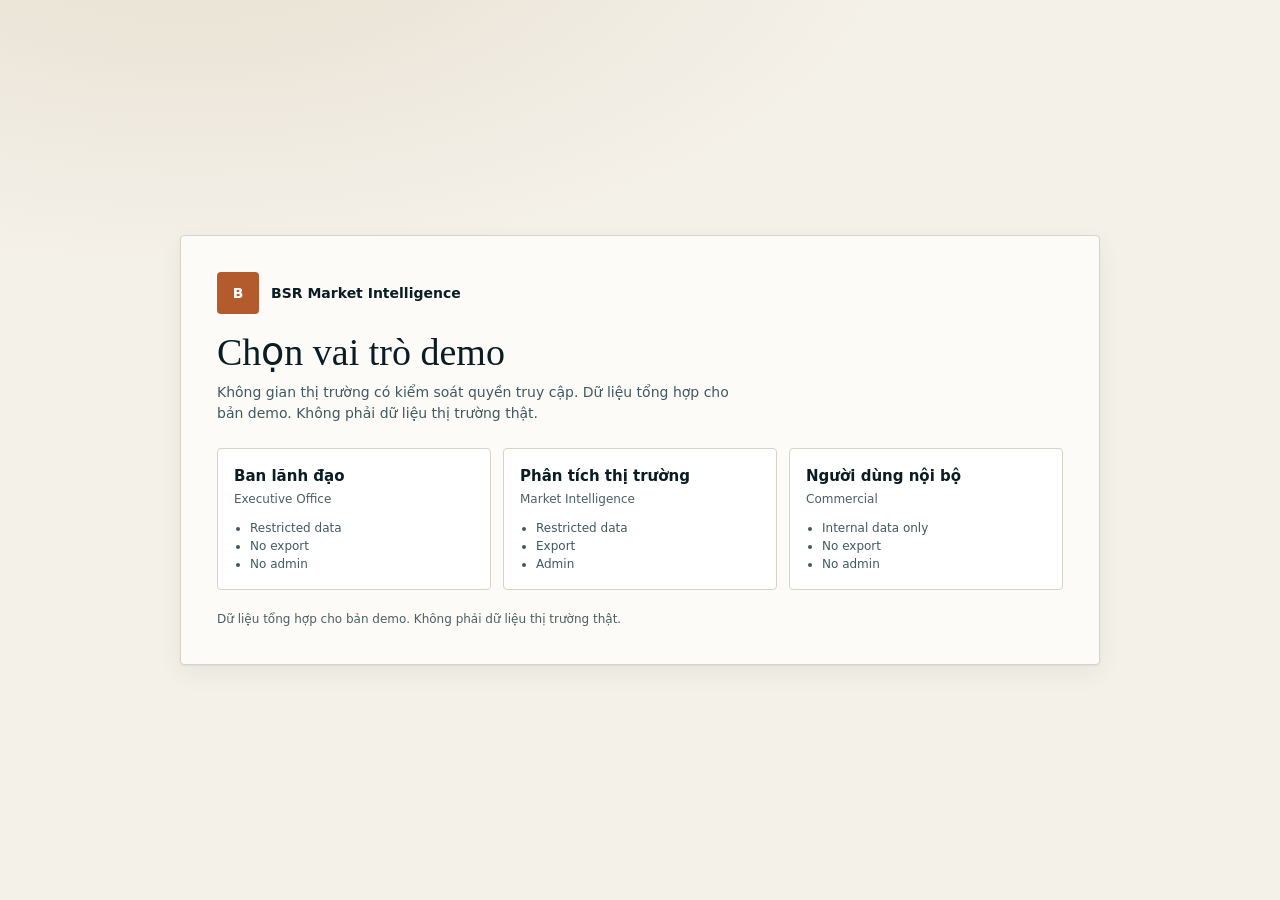
<file: app/static/index.html>
<!doctype html>
<html lang="vi">
<head>
  <meta charset="utf-8">
  <meta name="viewport" content="width=device-width, initial-scale=1">
  <meta name="color-scheme" content="light">
  <meta name="description" content="BSR Market Intelligence — permission-aware market workspace with synthetic demo data">
  <title>BSR Market Intelligence</title>
  <link rel="stylesheet" href="assets/styles.css">
</head>
<body>
  <a class="skip-link" href="#main-content">Bỏ qua điều hướng / Skip to content</a>
  <div id="app"></div>
  <div id="toast-stack" class="toast-stack" aria-live="polite" aria-atomic="false"></div>
  <div id="drawer" class="drawer" role="dialog" aria-modal="true" aria-labelledby="drawer-title" hidden></div>
  <div id="modal" class="modal" role="dialog" aria-modal="true" aria-labelledby="modal-title" hidden></div>
  <script type="module" src="assets/app.js"></script>
</body>
</html>
</file>
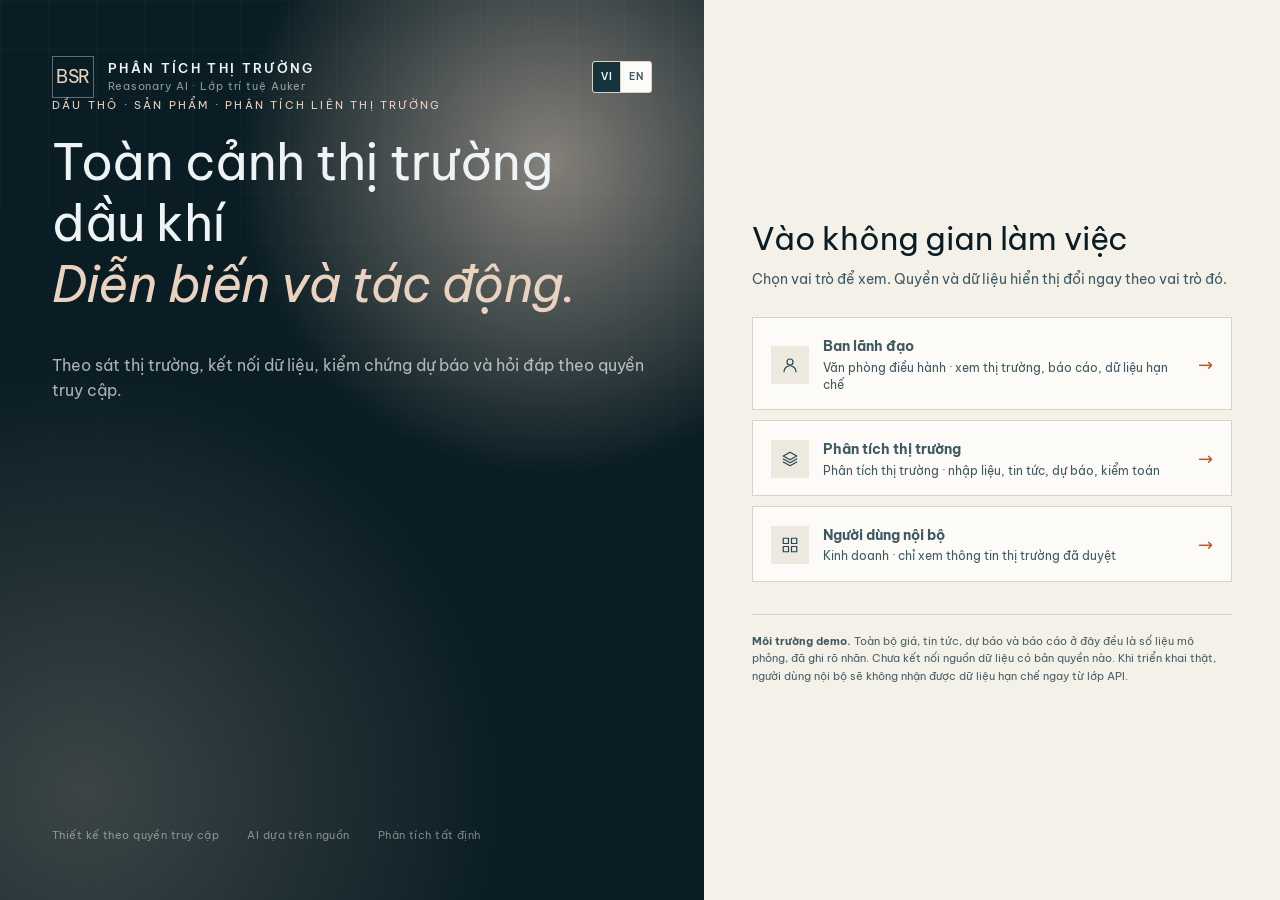
<file: docs/design/prototype/index.html>
<!doctype html>
<html lang="vi">
<head>
  <meta charset="utf-8">
  <meta name="viewport" content="width=device-width, initial-scale=1">
  <meta name="color-scheme" content="light dark">
  <meta name="description" content="BSR Market Intelligence design prototype — synthetic demo data">
  <title>BSR Market Intelligence</title>
  <link rel="preconnect" href="https://fonts.googleapis.com">
  <link rel="preconnect" href="https://fonts.gstatic.com" crossorigin>
  <link rel="stylesheet" href="https://fonts.googleapis.com/css2?family=Be+Vietnam+Pro:ital,wght@0,400;0,500;0,600;0,700;0,800;1,400&display=swap">
  <script>(function(){try{var t=localStorage.getItem('bsr-theme');if(!t){t=window.matchMedia('(prefers-color-scheme: dark)').matches?'dark':'light';}document.documentElement.setAttribute('data-theme',t);}catch(e){}})();</script>
  <link rel="stylesheet" href="assets/styles.css?v=26">
</head>
<body>
  <div id="app"></div>
  <script src="assets/data.js?v=3"></script>
  <script src="assets/i18n.js?v=6"></script>
  <script src="assets/app.js?v=11"></script>
</body>
</html>
</file>
<file: app/static/assets/styles.css>
/* BSR Market Intelligence — design system (tokens from docs/design/specs/design-tokens.md). */

:root {
  --ink-950: #0a1d24;
  --ink-800: #16343d;
  --ink-600: #3f5960;
  --ink-400: #4b5f65;
  --paper: #f4f1e9;
  --surface: #fcfbf7;
  --surface-2: #ede9df;
  --line: #d9d3c6;
  --line-strong: #beb5a4;
  --copper: #b45b2d;
  --copper-soft: #ead2c1;
  --teal: #1d6a63;
  --positive: #2c7656;
  --negative: #ac423c;
  --warning: #9a6a18;
  --restricted: #75405f;
  --focus: #2c6e9c;
  --white: #ffffff;

  --font-display: "Be Vietnam Pro", "Noto Serif", Georgia, "Times New Roman", serif;
  --font-body: "Be Vietnam Pro", "Segoe UI", Aptos, system-ui, -apple-system, sans-serif;
  --font-mono: "Cascadia Mono", "SFMono-Regular", Consolas, monospace;

  --radius-sm: 2px;
  --radius: 4px;
  --radius-pill: 999px;
  --shadow: 0 1px 2px rgba(10, 29, 36, 0.05), 0 8px 24px rgba(10, 29, 36, 0.06);
}

* { box-sizing: border-box; }

html, body { margin: 0; padding: 0; }

body {
  background: var(--paper);
  color: var(--ink-950);
  font-family: var(--font-body);
  font-size: 14px;
  line-height: 1.5;
  -webkit-font-smoothing: antialiased;
}

h1, h2, h3, h4, p, ol, ul { margin: 0; }

button, input, select, textarea { font: inherit; color: inherit; }

a { color: var(--copper); text-decoration: none; }
a:hover { text-decoration: underline; }

:focus-visible {
  outline: 2px solid var(--focus);
  outline-offset: 2px;
}

.skip-link {
  position: absolute;
  left: -9999px;
  top: 8px;
  background: var(--ink-950);
  color: var(--white);
  padding: 8px 12px;
  z-index: 100;
}
.skip-link:focus { left: 8px; }

.mono { font-family: var(--font-mono); font-variant-numeric: tabular-nums; }

/* ---------- App shell ---------- */

.shell {
  display: grid;
  grid-template-columns: 264px minmax(0, 1fr);
  min-height: 100vh;
}

.shell.collapsed { grid-template-columns: 72px minmax(0, 1fr); }

.sidebar {
  background: var(--ink-950);
  color: #e8eef0;
  display: flex;
  flex-direction: column;
  gap: 8px;
  padding: 20px 14px 16px;
  position: sticky;
  top: 0;
  height: 100vh;
  overflow-y: auto;
}

.wordmark {
  display: flex;
  align-items: center;
  gap: 10px;
  padding: 4px 8px 16px;
  color: var(--white);
}

.wordmark .mark {
  width: 32px;
  height: 32px;
  border-radius: var(--radius);
  background: var(--copper);
  color: var(--white);
  display: grid;
  place-items: center;
  font-weight: 800;
  letter-spacing: 0.02em;
}

.wordmark strong { display: block; font-size: 14px; letter-spacing: 0.01em; }
.wordmark span { display: block; font-size: 11px; color: #9fb3b8; }

.nav-group { margin-top: 8px; }
.nav-group > .nav-label {
  padding: 0 10px 6px;
  font-size: 11px;
  letter-spacing: 0.08em;
  text-transform: uppercase;
  color: #8fa5aa;
}

.nav-item {
  display: flex;
  align-items: center;
  gap: 10px;
  min-height: 44px;
  padding: 8px 10px;
  border-radius: var(--radius);
  color: #dbe5e7;
  border-left: 2px solid transparent;
}
.nav-item:hover { background: var(--ink-800); text-decoration: none; }
.nav-item.active {
  background: var(--ink-800);
  border-left-color: var(--copper);
  color: var(--white);
}
.nav-item svg { flex: 0 0 18px; }

.sidebar-footer {
  margin-top: auto;
  border-top: 1px solid #22424c;
  padding: 12px 10px 0;
  font-size: 12px;
  color: #9fb3b8;
}
.sidebar-footer .user { color: var(--white); font-weight: 600; }
.sidebar.collapsed .wordmark span,
.sidebar.collapsed .nav-label,
.sidebar.collapsed .nav-item span,
.sidebar.collapsed .sidebar-footer p { display: none; }

.shell.collapsed .sidebar { padding-inline: 10px; }
.shell.collapsed .nav-item { justify-content: center; }

/* ---------- Main / topbar ---------- */

.main { min-width: 0; display: flex; flex-direction: column; }

.topbar {
  position: sticky;
  top: 0;
  z-index: 20;
  display: flex;
  align-items: center;
  gap: 16px;
  min-height: 64px;
  padding: 10px 24px;
  background: rgba(252, 251, 247, 0.94);
  border-bottom: 1px solid var(--line);
  backdrop-filter: blur(6px);
}

.breadcrumb { font-size: 12px; color: var(--ink-400); min-width: 0; }
.breadcrumb strong { color: var(--ink-950); font-weight: 600; }

.asof {
  display: flex;
  align-items: center;
  gap: 8px;
  font-family: var(--font-mono);
  font-size: 11px;
  color: var(--ink-600);
  min-width: 0;
  overflow: hidden;
  white-space: nowrap;
  text-overflow: ellipsis;
}

.freshness-dot {
  width: 8px;
  height: 8px;
  border-radius: 50%;
  background: var(--teal);
  flex: 0 0 auto;
}

.topbar-actions { margin-left: auto; display: flex; align-items: center; gap: 6px; }

.icon-btn {
  display: inline-grid;
  place-items: center;
  width: 36px;
  height: 36px;
  border: 1px solid transparent;
  border-radius: var(--radius);
  background: transparent;
  color: var(--ink-600);
  cursor: pointer;
}
.icon-btn:hover { background: var(--surface-2); color: var(--ink-950); }
.icon-btn[aria-expanded="true"] { background: var(--surface-2); }

.role-select {
  max-width: 170px;
  border: 1px solid var(--line);
  border-radius: var(--radius-sm);
  background: var(--surface);
  padding: 6px 8px;
  font-size: 12px;
}

/* ---------- Market tape ---------- */

.tape {
  display: flex;
  gap: 18px;
  align-items: center;
  overflow-x: auto;
  padding: 10px 24px;
  background: var(--ink-950);
  color: #e8eef0;
  min-height: 48px;
}
.tape-item { display: flex; align-items: baseline; gap: 8px; white-space: nowrap; font-size: 12px; }
.tape-item .name { color: #9fb3b8; }
.tape-item .value { font-family: var(--font-mono); font-weight: 700; }
.tape-item .unit { color: #8fa5aa; font-size: 11px; }
.tape-item .pos { color: #7fc9a6; }
.tape-item .neg { color: #f0a09a; }

/* ---------- Page scaffolding ---------- */

.page { padding: 24px; max-width: 1440px; width: 100%; margin: 0 auto; }
.page-head { display: flex; align-items: flex-end; gap: 16px; flex-wrap: wrap; margin-bottom: 20px; }
.page-head h1 {
  font-family: var(--font-display);
  font-weight: 500;
  font-size: 38px;
  line-height: 1.1;
  letter-spacing: -0.01em;
}
.page-head p { color: var(--ink-600); max-width: 62ch; }
.page-head .head-actions { margin-left: auto; display: flex; gap: 8px; flex-wrap: wrap; }

.section { margin-bottom: 24px; }
.section-head { display: flex; align-items: baseline; gap: 12px; margin-bottom: 10px; }
.section-head h2 {
  font-family: var(--font-display);
  font-weight: 500;
  font-size: 20px;
}
.section-head .hint { color: var(--ink-400); font-size: 12px; }

.grid { display: grid; gap: 16px; }
.grid.cols-2 { grid-template-columns: repeat(2, minmax(0, 1fr)); }
.grid.cols-3 { grid-template-columns: repeat(3, minmax(0, 1fr)); }
.grid.cols-4 { grid-template-columns: repeat(4, minmax(0, 1fr)); }
.grid.main-rail { grid-template-columns: minmax(0, 2fr) minmax(280px, 1fr); }

.card {
  background: var(--surface);
  border: 1px solid var(--line);
  border-radius: var(--radius);
  padding: 16px;
}
.card h3 { font-size: 13px; font-weight: 600; color: var(--ink-600); margin-bottom: 8px; }

.metric-card { text-align: left; width: 100%; cursor: pointer; border: 1px solid var(--line); }
.metric-card:hover { border-color: var(--line-strong); }
.metric-card .label { display: flex; align-items: center; gap: 8px; font-size: 12px; color: var(--ink-600); }
.metric-value { font-family: var(--font-mono); font-size: 28px; font-weight: 700; margin: 6px 0 2px; }
.metric-value .unit { font-size: 12px; color: var(--ink-400); font-weight: 400; }
.delta { font-family: var(--font-mono); font-size: 12px; }
.delta.pos { color: var(--positive); }
.delta.neg { color: var(--negative); }
.delta.muted { color: var(--ink-400); }

.meta { font-size: 11px; color: var(--ink-400); }
.meta .mono { color: var(--ink-600); }

.chip {
  display: inline-flex;
  align-items: center;
  gap: 6px;
  padding: 2px 8px;
  border-radius: var(--radius-pill);
  border: 1px solid var(--line);
  background: var(--surface-2);
  font-size: 11px;
  color: var(--ink-600);
  white-space: nowrap;
}
.chip .dot { width: 7px; height: 7px; border-radius: 50%; background: var(--teal); }
.chip.warn .dot { background: var(--warning); }
.chip.manual .dot { background: var(--ink-400); }
.chip.lock { color: var(--restricted); border-color: var(--restricted); }

.cls { font-size: 10px; letter-spacing: 0.06em; text-transform: uppercase; color: var(--ink-400); }
.cls.restricted { color: var(--restricted); }

.badge {
  display: inline-block;
  padding: 1px 7px;
  border-radius: var(--radius-pill);
  font-size: 10px;
  letter-spacing: 0.04em;
  text-transform: uppercase;
  background: var(--surface-2);
  color: var(--ink-600);
}
.badge.ok { background: #dcefe4; color: var(--positive); }
.badge.warn { background: #f4e6c8; color: #6f4a10; }
.badge.bad { background: #f4dcd9; color: var(--negative); }
.badge.ai { background: var(--copper-soft); color: #7a3a17; }

/* ---------- Buttons and forms ---------- */

.btn {
  display: inline-flex;
  align-items: center;
  gap: 8px;
  min-height: 36px;
  padding: 6px 14px;
  border-radius: var(--radius-sm);
  border: 1px solid var(--line-strong);
  background: var(--surface);
  color: var(--ink-950);
  cursor: pointer;
  font-size: 13px;
}
.btn:hover { background: var(--surface-2); }
.btn.primary { background: var(--copper); border-color: var(--copper); color: var(--white); }
.btn.primary:hover { background: #9d4d24; }
.btn.ghost { border-color: transparent; background: transparent; }
.btn:disabled { cursor: not-allowed; opacity: 0.55; }

.field { display: flex; flex-direction: column; gap: 4px; margin-bottom: 12px; }
.field label { font-size: 12px; font-weight: 600; color: var(--ink-600); }
.field input, .field select, .field textarea {
  width: 100%;
  min-height: 36px;
  padding: 6px 10px;
  border: 1px solid var(--line-strong);
  border-radius: var(--radius-sm);
  background: var(--white);
}
.field textarea { min-height: 96px; resize: vertical; }
.field .error-text { color: var(--negative); font-size: 12px; }
.form-row { display: grid; grid-template-columns: repeat(2, minmax(0, 1fr)); gap: 12px; }

/* ---------- Tables ---------- */

.table-wrap { overflow-x: auto; border: 1px solid var(--line); border-radius: var(--radius); background: var(--surface); }
table { width: 100%; border-collapse: collapse; font-size: 13px; }
th, td { padding: 9px 12px; text-align: left; border-bottom: 1px solid var(--line); vertical-align: top; }
th {
  position: sticky;
  top: 0;
  background: var(--surface-2);
  font-size: 11px;
  letter-spacing: 0.04em;
  text-transform: uppercase;
  color: var(--ink-600);
  z-index: 1;
}
td.num, th.num { text-align: right; font-family: var(--font-mono); font-variant-numeric: tabular-nums; }
tbody tr:hover { background: #f7f4ec; }
tbody tr:last-child td { border-bottom: none; }

/* ---------- Charts ---------- */

.chart { width: 100%; height: auto; display: block; overflow: visible; }
.chart .grid-line { stroke: #e2ddd1; stroke-width: 1; }
.chart .axis-text { fill: var(--ink-400); font-size: 10px; font-family: var(--font-mono); }
.chart .series { fill: none; stroke-width: 2; }
.chart .series.primary { stroke: var(--copper); }
.chart .series.secondary { stroke: var(--teal); }
.chart .event-marker { fill: var(--copper); stroke: var(--ink-950); stroke-width: 1.2; cursor: pointer; }
.chart .event-marker:focus { outline: 2px solid var(--focus); }
.chart .area { fill: var(--copper-soft); opacity: 0.35; stroke: none; }
.chart-empty { color: var(--ink-400); font-size: 12px; padding: 24px; text-align: center; }

details.table-toggle summary {
  cursor: pointer;
  font-size: 12px;
  color: var(--copper);
  margin-top: 8px;
}

/* ---------- AI surfaces ---------- */

.ai-block {
  border-left: 3px solid var(--copper);
  padding: 10px 14px;
  background: #fbf4ee;
  border-radius: 0 var(--radius) var(--radius) 0;
}
.ai-block .ai-label { font-size: 11px; letter-spacing: 0.06em; text-transform: uppercase; color: #8f441f; font-weight: 700; }

.citation-list { display: flex; flex-wrap: wrap; gap: 6px; list-style: none; padding: 0; margin: 8px 0 0; }
.citation-list li {
  font-size: 11px;
  border: 1px solid var(--copper-soft);
  border-radius: var(--radius-pill);
  padding: 2px 8px;
  background: var(--white);
  color: #7a3a17;
}

.chat { display: flex; flex-direction: column; gap: 12px; }
.bubble { max-width: 80%; padding: 10px 14px; border-radius: var(--radius); font-size: 13px; }
.bubble.user { align-self: flex-end; background: var(--ink-950); color: var(--white); }
.bubble.assistant { align-self: flex-start; background: var(--surface); border: 1px solid var(--line); }
.bubble.assistant.ai { border-left: 3px solid var(--copper); }
.bubble .meta { margin-top: 6px; }
.composer { display: flex; gap: 8px; margin-top: 12px; }
.composer textarea { flex: 1; min-height: 44px; }

/* ---------- Drawer and modal ---------- */

.drawer, .modal {
  position: fixed;
  z-index: 60;
  background: var(--surface);
  box-shadow: var(--shadow);
}
.drawer[hidden], .modal[hidden] { display: none; }

.drawer {
  top: 0;
  right: 0;
  bottom: 0;
  width: min(560px, 100vw);
  border-left: 1px solid var(--line);
  display: flex;
  flex-direction: column;
  animation: slide-in 160ms ease-out;
}
.drawer .drawer-head {
  display: flex;
  align-items: center;
  gap: 12px;
  padding: 16px;
  border-bottom: 1px solid var(--line);
}
.drawer .drawer-head h2 { font-family: var(--font-display); font-weight: 500; font-size: 20px; }
.drawer .drawer-body { padding: 16px; overflow-y: auto; flex: 1; }
.drawer .drawer-foot { padding: 12px 16px; border-top: 1px solid var(--line); display: flex; gap: 8px; }

.modal {
  top: 50%;
  left: 50%;
  transform: translate(-50%, -50%);
  width: min(640px, calc(100vw - 32px));
  max-height: calc(100vh - 48px);
  border: 1px solid var(--line);
  border-radius: var(--radius);
  display: flex;
  flex-direction: column;
  animation: fade-in 140ms ease-out;
}
.modal .modal-head, .modal .modal-foot {
  display: flex;
  align-items: center;
  gap: 12px;
  padding: 14px 18px;
}
.modal .modal-head { border-bottom: 1px solid var(--line); }
.modal .modal-body { padding: 18px; overflow-y: auto; }
.modal .modal-foot { border-top: 1px solid var(--line); justify-content: flex-end; }
.modal .modal-head h2 { font-family: var(--font-display); font-weight: 500; font-size: 20px; }

.backdrop {
  position: fixed;
  inset: 0;
  background: rgba(10, 29, 36, 0.42);
  z-index: 50;
}

@keyframes slide-in { from { transform: translateX(24px); opacity: 0; } to { transform: none; opacity: 1; } }
@keyframes fade-in { from { opacity: 0; } to { opacity: 1; } }

/* ---------- Toasts ---------- */

.toast-stack {
  position: fixed;
  right: 20px;
  bottom: 20px;
  z-index: 80;
  display: flex;
  flex-direction: column;
  gap: 8px;
  max-width: min(360px, calc(100vw - 40px));
}
.toast {
  background: var(--ink-950);
  color: var(--white);
  padding: 10px 12px;
  border-radius: var(--radius);
  box-shadow: var(--shadow);
  font-size: 13px;
  display: flex;
  gap: 10px;
  align-items: flex-start;
}
.toast.error { background: #6f2723; }
.toast button { background: none; border: 0; color: #cfe0e3; cursor: pointer; margin-left: auto; }

/* ---------- States ---------- */

.empty, .state-note {
  border: 1px dashed var(--line-strong);
  border-radius: var(--radius);
  padding: 24px;
  text-align: center;
  color: var(--ink-600);
  background: var(--surface);
}
.error-box {
  border: 1px solid #e3b8b4;
  background: #f9e8e6;
  color: #6f2723;
  border-radius: var(--radius);
  padding: 12px 14px;
  margin-bottom: 12px;
}
.notice {
  border: 1px solid var(--copper-soft);
  background: #fbf4ee;
  color: #7a3a17;
  border-radius: var(--radius);
  padding: 10px 14px;
  font-size: 13px;
}

/* ---------- Login ---------- */

.login-wrap {
  min-height: 100vh;
  display: grid;
  place-items: center;
  padding: 32px 20px;
  background:
    radial-gradient(1200px 600px at 15% -10%, #e7dfd0 0%, transparent 60%),
    var(--paper);
}
.login-card {
  width: min(920px, 100%);
  background: var(--surface);
  border: 1px solid var(--line);
  border-radius: var(--radius);
  box-shadow: var(--shadow);
  padding: 36px;
}
.login-card .brand { display: flex; align-items: center; gap: 12px; margin-bottom: 18px; }
.login-card .brand .mark {
  width: 42px; height: 42px; border-radius: var(--radius);
  background: var(--copper); color: var(--white);
  display: grid; place-items: center; font-weight: 800;
}
.login-card h1 { font-family: var(--font-display); font-weight: 500; font-size: 38px; line-height: 1.1; }
.login-card .lede { color: var(--ink-600); margin: 8px 0 24px; max-width: 60ch; }
.role-grid { display: grid; grid-template-columns: repeat(3, minmax(0, 1fr)); gap: 12px; }
.role-card {
  text-align: left;
  padding: 16px;
  border: 1px solid var(--line);
  border-radius: var(--radius);
  background: var(--white);
  cursor: pointer;
  min-height: 132px;
}
.role-card:hover { border-color: var(--copper); }
.role-card strong { display: block; font-size: 15px; }
.role-card .dept { color: var(--ink-400); font-size: 12px; }
.role-card ul { margin: 10px 0 0; padding-left: 16px; color: var(--ink-600); font-size: 12px; }
.login-foot { margin-top: 20px; font-size: 12px; color: var(--ink-400); }

/* ---------- Domain blocks ---------- */

.instrument-rail { display: flex; flex-direction: column; gap: 4px; max-height: 520px; overflow-y: auto; }
.instrument-btn {
  text-align: left;
  padding: 8px 10px;
  border: 1px solid transparent;
  border-radius: var(--radius-sm);
  background: transparent;
  cursor: pointer;
  display: flex;
  justify-content: space-between;
  gap: 8px;
  align-items: baseline;
}
.instrument-btn:hover { background: var(--surface-2); }
.instrument-btn.active { border-left: 2px solid var(--copper); background: var(--surface-2); }
.instrument-btn .val { font-family: var(--font-mono); font-size: 12px; }

.range-tabs { display: inline-flex; border: 1px solid var(--line); border-radius: var(--radius-sm); overflow: hidden; }
.range-tabs button { border: 0; background: var(--surface); padding: 6px 12px; cursor: pointer; font-size: 12px; }
.range-tabs button[aria-pressed="true"] { background: var(--ink-950); color: var(--white); }

.news-item { border-bottom: 1px solid var(--line); padding: 12px 0; }
.news-item:last-child { border-bottom: 0; }
.news-item h3 { font-size: 15px; font-weight: 600; margin-bottom: 4px; }
.news-item .row { display: flex; gap: 8px; flex-wrap: wrap; align-items: center; }

.driver { display: flex; gap: 10px; align-items: flex-start; padding: 8px 0; border-bottom: 1px dashed var(--line); }
.driver:last-child { border-bottom: 0; }
.driver .strength { font-family: var(--font-mono); font-size: 12px; color: var(--copper); min-width: 28px; }

.evidence { list-style: none; margin: 0; padding: 0; }
.evidence li { padding: 8px 0; border-bottom: 1px dashed var(--line); font-size: 13px; }
.evidence li:last-child { border-bottom: 0; }
.evidence .kind { font-size: 10px; text-transform: uppercase; letter-spacing: 0.06em; color: var(--ink-400); margin-right: 8px; }

.kv { display: grid; grid-template-columns: 140px minmax(0, 1fr); gap: 8px 12px; font-size: 13px; }
.kv dt { color: var(--ink-400); }
.kv dd { margin: 0; }

.tabs { display: flex; gap: 4px; border-bottom: 1px solid var(--line); margin-bottom: 12px; }
.tabs button { border: 0; background: none; padding: 8px 12px; cursor: pointer; border-bottom: 2px solid transparent; }
.tabs button[aria-selected="true"] { border-bottom-color: var(--copper); font-weight: 600; }

/* ---------- Responsive ---------- */

@media (max-width: 1199px) {
  .shell { grid-template-columns: 72px minmax(0, 1fr); }
  .sidebar .wordmark span, .sidebar .nav-label, .sidebar .nav-item span, .sidebar .sidebar-footer p { display: none; }
  .nav-item { justify-content: center; }
  .grid.cols-4 { grid-template-columns: repeat(2, minmax(0, 1fr)); }
  .grid.main-rail { grid-template-columns: minmax(0, 1fr); }
}

@media (min-width: 768px) {
  .topbar button[data-action="toggle-mobile-nav"] { display: none; }
}

@media (max-width: 767px) {
  .topbar button[data-action="toggle-sidebar"] { display: none; }
  .shell { grid-template-columns: minmax(0, 1fr); }
  .sidebar {
    position: fixed;
    inset: 0 30% 0 0;
    z-index: 70;
    transform: translateX(-100%);
    transition: transform 160ms ease-out;
  }
  .sidebar.open { transform: none; }
  .sidebar .wordmark span, .sidebar .nav-label, .sidebar .nav-item span, .sidebar .sidebar-footer p { display: block; }
  .nav-item { justify-content: flex-start; }
  .topbar { padding: 8px 14px; }
  .page { padding: 16px 14px 40px; }
  .page-head h1 { font-size: 30px; }
  .grid.cols-2, .grid.cols-3, .grid.cols-4 { grid-template-columns: minmax(0, 1fr); }
  .role-grid { grid-template-columns: minmax(0, 1fr); }
  .login-card { padding: 22px; }
  .drawer { width: 100vw; }
  .form-row { grid-template-columns: minmax(0, 1fr); }
  .kv { grid-template-columns: minmax(0, 1fr); }
  .tape { padding-inline: 14px; }
}

@media (prefers-reduced-motion: reduce) {
  *, *::before, *::after { animation-duration: 0.001ms !important; transition-duration: 0.001ms !important; }
}
</file>
<file: docs/design/prototype/assets/styles.css>
:root {
  color-scheme: light;
  --ink-950: #0a1d24;
  --ink-900: #102b34;
  --ink-800: #16343d;
  --ink-700: #234750;
  --ink-600: #3f5960;
  --ink-400: #4b5f65;
  --paper: #f4f1e9;
  --surface: #fcfbf7;
  --surface-2: #ede9df;
  --line: #d9d3c6;
  --line-strong: #beb5a4;
  /* Dark surfaces that must stay dark in BOTH themes (sidebar, dark cards,
     tooltips, toasts, login brand panel). Declared again in the dark block so
     they do not follow the inverted ink scale. */
  --sidebar-bg: #0a1d24;
  --panel-dark-bg: #0a1d24;
  --copper: #b45b2d;
  --copper-dark: #8f4521;
  --copper-soft: #ead2c1;
  --teal: #1d6a63;
  --positive: #2c7656;
  --negative: #ac423c;
  --warning: #9a6a18;
  --restricted: #75405f;
  --focus: #2c6e9c;
  --white: #fff;
  /* Display face must carry Vietnamese stacked diacritics (ấ ầ ể ữ ộ), so the
     serif is a Vietnamese-complete family loaded from Google Fonts. Georgia is
     kept last for offline English fallback only; it cannot render VI glyphs. */
  --display: "Be Vietnam Pro", "Noto Serif", Georgia, "Times New Roman", serif;
  --sans: "Be Vietnam Pro", "Segoe UI", Aptos, system-ui, -apple-system, sans-serif;
  --mono: "Cascadia Mono", "SFMono-Regular", Consolas, monospace;
  --shadow: 0 1px 2px rgba(10, 29, 36, .05), 0 8px 24px rgba(10, 29, 36, .06);
  --sidebar: 264px;
  --sidebar-collapsed: 76px;
  --topbar: 64px;
  --topbar-bg: #f4f1e9;
  --grid-line: #e2ddd1;
  --fresh-dot-halo: rgba(154,106,24,.12);
  --backdrop: rgba(10,29,36,.42);
  --shadow-sm: 0 1px 2px rgba(10,29,36,.08);
  --hover-wash: rgba(237,233,223,.45);
  --overlay-strong: rgba(255,255,255,.78);
  --overlay-line: rgba(255,255,255,.08);
  --overlay-label: rgba(255,255,255,.58);
  --overlay-item: rgba(255,255,255,.66);
  --overlay-hover: rgba(255,255,255,.055);
  --overlay-muted: rgba(255,255,255,.62);
  --overlay-user-border: rgba(255,255,255,.1);
  --overlay-user-bg: rgba(255,255,255,.03);
  --overlay-border: rgba(255,255,255,.35);
  --overlay-grid: rgba(255,255,255,.035);
  --overlay-mask: rgba(0,0,0,.7);
  --overlay-text: rgba(255,255,255,.55);
  --overlay-foot: rgba(255,255,255,.45);
  --overlay-copy: rgba(255,255,255,.66);
  --overlay-soft: rgba(255,255,255,.16);
  --overlay-soft-muted: rgba(255,255,255,.06);
  --overlay-placeholder: rgba(255,255,255,.35);
  --overlay-hover-strong: rgba(255,255,255,.14);
  --overlay-divider: rgba(255,255,255,.22);
  --overlay-lang: rgba(255,255,255,.82);
  --sidebar-active-wash: #8f4521;
  /* The sidebar keeps a dark petrol surface in BOTH themes, so the active nav
     label and the policy note need their own light-on-dark tokens instead of
     borrowing the inverted ink scale (--white/--ink-600 flip in the dark theme). */
  --sidebar-active-text: #eef4f5;
  --sidebar-muted: #b8c9ce;
  --chip-copper-bg: #ead2c1;
  --chip-copper-border: #d9b49c;
  --chip-copper-text: #8f4521;
  --chip-teal-bg: #c7e2db;
  --chip-teal-border: #8dbfb4;
  --chip-teal-text: #0d443d;
  --chip-warn-bg: #f2e7cf;
  --chip-warn-border: #dfc99b;
  --chip-warn-text: #7a5312;
  --chip-restricted-bg: #eadde5;
  --chip-restricted-border: #d3b9c8;
  --chip-restricted-text: #75405f;
  --chip-delayed-bg: #e3e8e9;
  --chip-delayed-border: #c3ced0;
  --chip-delayed-text: #4b5f65;
  --chip-positive-bg: #dcebe2;
  --chip-positive-border: #b9d6c5;
  --chip-positive-text: #1f5c42;
  --chip-negative-bg: #f1dedc;
  --chip-negative-border: #ddb9b5;
  --chip-negative-text: #8a332e;
  --correlation-high: #e4d3c6;
  --correlation-mid: #efe6da;
  /* Login hero glow: the radial highlight painted over the dark brand panel.
     Kept as its own token pair so the hero never borrows the inverted ink
     scale (which turns light in the dark theme). */
  --hero-glow: rgba(234,210,193,.55);
  --hero-glow-strong: rgba(234,210,193,.22);
  /* Edge affordance for horizontally scrollable strips (market tape, tables).
     Fades the strip into its own surface colour instead of cutting it. */
  --scroll-fade: var(--surface);
  --scroll-fade-strong: rgba(252,251,247,.96);
  /* Login surfaces: the panel and its role cards follow the theme through these
     tokens so the right-hand column never stays light in the dark theme. */
  --login-panel-bg: var(--paper);
  --login-card-bg: var(--surface);
}

[data-theme="dark"] {
  color-scheme: dark;
  --paper: #0b1a20;
  --surface: #12242b;
  /* Raised/secondary surfaces must read as a distinct plane above the page,
     otherwise cards dissolve into the background in the dark theme. */
  --surface-2: #16303a;
  --line: #33474f;
  --line-strong: #4a6069;
  --ink-950: #e8eef0;
  --ink-900: #cfdbe0;
  --sidebar-bg: #0a1d24;
  --panel-dark-bg: #0a1d24;
  --ink-800: #b8c8ce;
  --ink-700: #a3b7bd;
  --ink-600: #8fa5ab;
  --ink-400: #9fb3b8;
  --copper: #d67a45;
  --copper-dark: #e08a55;
  --copper-soft: #3f2617;
  --teal: #5cb3a6;
  --positive: #6dc594;
  --negative: #e07f77;
  --warning: #d9a94e;
  --restricted: #c993b6;
  --focus: #6db3dd;
  --white: #12242b;
  --shadow: 0 1px 2px rgba(0,0,0,.4), 0 8px 24px rgba(0,0,0,.35);
  --topbar-bg: #0b1a20;
  --grid-line: #1c2e36;
  --fresh-dot-halo: rgba(217,169,78,.15);
  --backdrop: rgba(0,0,0,.55);
  --shadow-sm: 0 1px 2px rgba(0,0,0,.4);
  --hover-wash: rgba(255,255,255,.05);
  /* D6: keep the active route legible on the dark sidebar across every route. */
  --sidebar-active-wash: #8f4521;
  --sidebar-active-text: #f2f7f8;
  /* D8: policy copy must remain readable against the always-dark sidebar. */
  --sidebar-muted: #c4d2d6;
  --chip-copper-bg: #3f2617;
  --chip-copper-border: #6b4426;
  --chip-copper-text: #d67a45;
  --chip-teal-bg: #0b2925;
  --chip-teal-border: #3c8277;
  --chip-teal-text: #86d4c6;
  --chip-warn-bg: #33280f;
  --chip-warn-border: #5c4a1e;
  --chip-warn-text: #d9a94e;
  --chip-restricted-bg: #2c1a26;
  --chip-restricted-border: #53324a;
  --chip-restricted-text: #c993b6;
  --chip-delayed-bg: #22343b;
  --chip-delayed-border: #3f545c;
  --chip-delayed-text: #9fb3b8;
  --chip-positive-bg: #10311f;
  --chip-positive-border: #2a5c40;
  --chip-positive-text: #6dc594;
  --chip-negative-bg: #33201d;
  --chip-negative-border: #5c3630;
  --chip-negative-text: #e07f77;
  --correlation-high: #3f2d25;
  --correlation-mid: #302b24;
  --hero-glow: rgba(214,122,69,.20);
  --hero-glow-strong: rgba(214,122,69,.08);
  --scroll-fade: var(--surface);
  --scroll-fade-strong: rgba(18,36,43,.96);
  --login-panel-bg: var(--paper);
  --login-card-bg: var(--surface);
}

/* Minor: the metric meta row read too faint on the dark surface. --ink-700 is
   the next lighter step in the inverted ink scale (--ink-600 is darker). */
[data-theme="dark"] .metric-meta,
[data-theme="dark"] .metric-change .muted { color: var(--ink-700); }

/* D5: the login brand panel keeps its dark petrol surface in both themes, but
   the copper accent token flips to a dark brown in the dark theme, so the
   heading accent, eyebrow and logo mark sank into the panel. These light-on-dark
   tokens are theme-independent by design (same reasoning as --sidebar-muted). */
[data-theme="dark"] .login-kicker,
[data-theme="dark"] .login-hero h1 em,
[data-theme="dark"] .brand-mark { color: var(--sidebar-active-text); }
[data-theme="dark"] .brand-name { color: var(--sidebar-active-text); }
[data-theme="dark"] .brand-sub,
[data-theme="dark"] .login-hero p { color: var(--sidebar-muted); }
/* D5 follow-up: the eyebrow above the heading and the "BSR" glyph in the logo
   mark still resolved to the dark-theme copper-soft (#3f2617). The eyebrow keeps
   the copper accent identity through the light copper step, the logo glyph takes
   the same light-on-dark text token as the heading accent. */
[data-theme="dark"] .login-kicker { color: var(--copper); }
[data-theme="dark"] .brand-mark { color: var(--sidebar-active-text); }


* { box-sizing: border-box; }
html { scroll-behavior: smooth; }
body {
  margin: 0;
  background: var(--paper);
  color: var(--ink-950);
  font-family: var(--sans);
  font-size: 14px;
  line-height: 1.45;
  -webkit-font-smoothing: antialiased;
}
button, input, select, textarea { font: inherit; color: inherit; }
button { cursor: pointer; }
a { color: inherit; }
::selection { background: var(--copper-soft); color: var(--ink-950); }
:focus-visible { outline: 2px solid var(--focus); outline-offset: 2px; }
.sr-only {
  position: absolute; width: 1px; height: 1px; padding: 0; margin: -1px;
  overflow: hidden; clip: rect(0, 0, 0, 0); white-space: nowrap; border: 0;
}
.skip-link {
  position: fixed; left: 12px; top: -60px; z-index: 200;
  background: var(--sidebar-bg); color: var(--sidebar-active-text); padding: 10px 16px; border-radius: 4px;
}
.skip-link:focus { top: 12px; }

/* ---------- Login ---------- */
.login {
  min-height: 100vh; display: grid; grid-template-columns: 55fr 45fr;
  background: var(--panel-dark-bg); color: var(--sidebar-active-text);
}
.login-brand {
  position: relative; overflow: hidden; padding: 56px 52px;
  display: flex; flex-direction: column; justify-content: space-between;
  background:
    radial-gradient(circle at 78% 18%, var(--hero-glow), transparent 34%),
    radial-gradient(circle at 12% 88%, var(--hero-glow-strong), transparent 42%),
    linear-gradient(145deg, var(--panel-dark-bg) 0%, var(--sidebar-bg) 58%, var(--panel-dark-bg) 100%);
}
/* Header row: brand lockup on the left, language switch on the same baseline. */
.login-brand-head { display: flex; align-items: center; justify-content: space-between; gap: 16px; }
.login-brand::after {
  content: ""; position: absolute; inset: 0; pointer-events: none;
  background-image: linear-gradient(var(--overlay-grid) 1px, transparent 1px), linear-gradient(90deg, var(--overlay-grid) 1px, transparent 1px);
  background-size: 48px 48px;
  mask-image: linear-gradient(to bottom, var(--overlay-mask), transparent 80%);
}
.login-brand > * { position: relative; z-index: 1; }
.brand-lockup { display: flex; align-items: center; gap: 14px; }
.brand-mark {
  width: 42px; height: 42px; border: 1px solid var(--overlay-border);
  display: grid; place-items: center; font-family: var(--display); font-size: 18px;
  color: var(--copper-soft); letter-spacing: -.01em;
}
.brand-name { font-size: 13px; letter-spacing: .18em; text-transform: uppercase; font-weight: 600; }
.brand-sub { font-size: 11px; color: var(--overlay-text); letter-spacing: .08em; margin-top: 2px; }
.login-hero { max-width: 820px; margin: 0; display: flex; flex-direction: column; justify-content: center; flex: 1; }
.login-kicker { color: var(--copper-soft); font-size: 11px; letter-spacing: .2em; text-transform: uppercase; margin-bottom: 18px; }
.login-hero h1 { font-family: var(--display); font-weight: 400; font-size: clamp(34px, 3.9vw, 56px); line-height: 1.22; letter-spacing: -.01em; margin: 0 0 22px; }
.login-hero h1 em { color: var(--copper-soft); font-style: italic; }
.login-hero p { color: var(--overlay-copy); font-size: 16px; line-height: 1.6; max-width: 720px; }
.login-foot { display: flex; gap: 28px; color: var(--overlay-foot); font-size: 11px; letter-spacing: .04em; }
.login-panel { background: var(--login-panel-bg); color: var(--ink-950); padding: 56px 48px; display: flex; flex-direction: column; justify-content: center; position: relative; }
/* The language switch now lives inside .login-brand-head (dark hero header),
   so it is laid out by that flex row instead of being pinned to the panel. */
.login-lang { flex: none; }
.login-panel h2 { font-family: var(--display); font-weight: 400; font-size: 32px; margin: 0 0 8px; letter-spacing: -.005em; }
.login-panel > p { color: var(--ink-600); margin: 0 0 28px; }
.role-card {
  width: 100%; text-align: left; background: var(--login-card-bg); border: 1px solid var(--line);
  padding: 16px 18px; display: flex; align-items: center; gap: 14px; margin-bottom: 10px;
  transition: border-color .15s, transform .15s, background .15s;
}
.role-card:hover { border-color: var(--copper); transform: translateX(2px); }
.role-card .role-icon { width: 38px; height: 38px; display: grid; place-items: center; background: var(--surface-2); color: var(--ink-700); flex: none; }
.role-card strong { display: block; font-size: 14px; }
.role-card span { display: block; color: var(--ink-600); font-size: 12px; margin-top: 2px; }
.role-card .role-arrow { margin-left: auto; color: var(--copper); font-size: 18px; }
.signin-steps { list-style: none; padding: 0; margin: 8px 0 0; display: grid; gap: 6px; font-size: 12px; color: var(--ink-600); }
.signin-steps li { display: flex; align-items: center; gap: 8px; }
.signin-steps li::before { content: ""; width: 6px; height: 6px; border-radius: 50%; background: var(--line-strong); flex: none; }
.signin-steps li.done::before { background: var(--positive); }
.signin-steps li.active::before { background: var(--copper); }
.login-note { margin-top: 22px; padding-top: 18px; border-top: 1px solid var(--line); color: var(--ink-400); font-size: 11px; line-height: 1.6; }
.login-note strong { color: var(--ink-600); }

/* ---------- Shell ---------- */
.app { min-height: 100vh; }
.sidebar {
  position: fixed; inset: 0 auto 0 0; width: var(--sidebar); z-index: 40;
  background: var(--sidebar-bg); color: var(--overlay-strong);
  display: flex; flex-direction: column; transition: width .18s ease;
}
.sidebar.collapsed { width: var(--sidebar-collapsed); }
.sidebar-head { height: var(--topbar); display: flex; align-items: center; gap: 12px; padding: 0 18px; border-bottom: 1px solid var(--overlay-line); flex: none; }
.sidebar .brand-mark { width: 34px; height: 34px; font-size: 15px; flex: none; }
.sidebar .brand-name { font-size: 11px; white-space: nowrap; }
.sidebar .brand-sub { font-size: 9px; white-space: nowrap; }
.sidebar.collapsed .brand-text { display: none; }
.sidebar-nav { padding: 18px 10px; overflow-y: auto; flex: 1; }
.nav-group { margin-bottom: 22px; }
.nav-label { font-size: 9px; letter-spacing: .18em; text-transform: uppercase; color: var(--overlay-label); padding: 0 12px 8px; white-space: nowrap; }
.sidebar.collapsed .nav-label { text-align: center; font-size: 0; padding: 0 0 8px; }
.sidebar.collapsed .nav-label::after { content: "·"; font-size: 12px; }
.nav-item {
  display: flex; align-items: center; gap: 12px; width: 100%; padding: 10px 12px;
  color: var(--overlay-item); text-decoration: none; border: 0; background: transparent;
  border-left: 2px solid transparent; font-size: 13px; text-align: left; margin-bottom: 2px;
  transition: background .12s, color .12s;
}
.nav-item:hover { background: var(--overlay-hover); color: var(--sidebar-active-text); }
.nav-item.active { background: var(--sidebar-active-wash); color: var(--sidebar-active-text); border-left-color: var(--copper); box-shadow: inset 2px 0 0 var(--copper); }
.nav-item.active .nav-main { color: var(--sidebar-active-text); }
.nav-item.active svg { color: var(--copper-soft); }
.nav-item svg { width: 17px; height: 17px; flex: none; opacity: .8; }
.nav-item.active svg { opacity: 1; color: var(--copper-soft); }
.sidebar.collapsed .nav-item { justify-content: center; padding: 11px 0; }
.sidebar.collapsed .nav-item span { display: none; }
.sidebar-foot { padding: 14px 12px; border-top: 1px solid var(--overlay-line); flex: none; }
.policy-note { font-size: 10px; line-height: 1.5; color: var(--sidebar-muted); padding: 0 8px 12px; }
.sidebar.collapsed .policy-note { display: none; }
.sidebar-user { display: flex; align-items: center; gap: 10px; padding: 8px; border: 1px solid var(--overlay-user-border); background: var(--overlay-user-bg); width: 100%; text-align: left; color: inherit; }
.sidebar.collapsed .sidebar-user { justify-content: center; padding: 8px 0; border-color: transparent; background: transparent; }
.sidebar-user .avatar { width: 30px; height: 30px; background: var(--copper); color: var(--sidebar-active-text); display: grid; place-items: center; font-size: 10px; font-weight: 700; flex: none; }
.sidebar-user .user-meta { min-width: 0; }
.sidebar-user strong { display: block; font-size: 11px; color: var(--sidebar-active-text); white-space: nowrap; overflow: hidden; text-overflow: ellipsis; }
.sidebar-user span { display: block; font-size: 9px; color: var(--overlay-muted); white-space: nowrap; }
.sidebar.collapsed .user-meta { display: none; }
.sidebar-toggle {
  position: absolute; right: -12px; top: 76px; width: 24px; height: 24px; border-radius: 50%;
  background: var(--surface); border: 1px solid var(--line); color: var(--ink-600);
  display: grid; place-items: center; z-index: 2; box-shadow: var(--shadow);
}
.sidebar-toggle svg { width: 12px; height: 12px; }
.main { margin-left: var(--sidebar); min-height: 100vh; transition: margin-left .18s ease; }
.main.sidebar-collapsed { margin-left: var(--sidebar-collapsed); }
.topbar {
  height: var(--topbar); position: sticky; top: 0; z-index: 30;
  background: var(--topbar-bg); backdrop-filter: blur(10px);
  border-bottom: 1px solid var(--line); display: flex; align-items: center; gap: 16px; padding: 0 28px;
}
.mobile-menu { display: none; }
.breadcrumb { display: flex; align-items: center; gap: 8px; font-size: 12px; color: var(--ink-400); white-space: nowrap; }
.breadcrumb strong { color: var(--ink-800); font-weight: 600; }
.topbar-spacer { flex: 1; }
.asof { display: flex; align-items: center; gap: 8px; font-size: 11px; color: var(--ink-600); white-space: nowrap; }
.fresh-dot { width: 7px; height: 7px; border-radius: 50%; background: var(--warning); box-shadow: 0 0 0 3px var(--fresh-dot-halo); }
.topbar-actions { display: flex; align-items: center; gap: 6px; }
.icon-btn {
  width: 34px; height: 34px; display: grid; place-items: center; border: 1px solid transparent;
  background: transparent; color: var(--ink-600); border-radius: 3px;
}
.icon-btn:hover { background: var(--surface-2); color: var(--ink-950); }
.icon-btn svg { width: 17px; height: 17px; }
/* Theme control: a two-option segmented switch (Light / Dark). It reuses the
   language-switch geometry so both topbar controls read as one family. */
.theme-toggle {
  display: inline-flex; align-items: stretch; border: 1px solid var(--line);
  background: var(--surface); border-radius: 3px; overflow: hidden; padding: 0;
}
.theme-toggle .theme-btn {
  display: inline-flex; align-items: center; gap: 4px; border: 0; background: transparent;
  color: var(--ink-600); font: 600 10px/1 var(--sans); letter-spacing: .04em;
  padding: 0 7px; min-height: 32px; cursor: pointer;
}
.theme-toggle .theme-btn + .theme-btn { border-left: 1px solid var(--line); }
.theme-toggle .theme-btn:hover { background: var(--surface-2); color: var(--ink-950); }
.theme-toggle .theme-btn[aria-pressed="true"] { background: var(--ink-800); color: var(--sidebar-active-text); }
.theme-toggle .theme-btn:focus-visible { outline: 2px solid var(--focus); outline-offset: -2px; }
.theme-toggle .theme-btn svg { width: 13px; height: 13px; }
.role-select {
  border: 1px solid var(--line); background: var(--surface); color: var(--ink-700);
  font-size: 11px; padding: 7px 9px; border-radius: 3px; max-width: 150px;
}
.lang-switch { display: inline-flex; border: 1px solid var(--line); border-radius: 3px; overflow: hidden; background: var(--surface); }
.lang-switch .lang-btn {
  border: 0; background: transparent; color: var(--ink-600); font: 600 10px/1 var(--sans);
  letter-spacing: .04em; padding: 7px 8px; cursor: pointer; min-height: 30px;
}
.lang-switch .lang-btn + .lang-btn { border-left: 1px solid var(--line); }
.lang-switch .lang-btn:hover { background: var(--surface-2); color: var(--ink-950); }
.lang-switch .lang-btn.active { background: var(--ink-800); color: var(--sidebar-active-text); }
.lang-switch .lang-btn:focus-visible { outline: 2px solid var(--focus); outline-offset: -2px; }
.topbar-user { display: flex; align-items: center; gap: 8px; border: 0; background: transparent; padding: 4px; }
.topbar-user .avatar { width: 30px; height: 30px; background: var(--ink-800); color: var(--sidebar-active-text); display: grid; place-items: center; font-size: 10px; font-weight: 700; }
.topbar-user .user-name { display: block; font-size: 11px; font-weight: 600; text-align: left; line-height: 1.2; }
.topbar-user .user-role { display: block; font-size: 9px; color: var(--ink-400); text-align: left; line-height: 1.2; }

/* ---------- Market tape ---------- */
/* Two layers, same split as .table-clip/.table-wrap: .market-tape is the
   stationary frame that owns the right-edge fade and the scroll hint, while
   .market-tape-track is the actual scroll container. The fade must live OUTSIDE
   the scroller, otherwise it travels with the scrolled items and is never seen
   at the visible edge. */
.market-tape {
  position: relative; z-index: 1; isolation: isolate; overflow: hidden;
  border-bottom: 1px solid var(--line);
  background: var(--surface);
  /* The frame must be bounded by the shell, otherwise it grows to the sum of its
     items and the last quote is cut mid-word. */
  min-width: 0; width: 100%; max-width: 100%;
}
/* Desktop (>=1200px): all quotes share one row. The track never scrolls, so
   every quote item is a flex child that shrinks to an equal share and the
   right-edge fade is switched off (there is nothing hidden behind it). */
.market-tape-track {
  display: flex; align-items: stretch; gap: 0; overflow: hidden;
  min-width: 0; width: 100%; max-width: 100%;
  flex-wrap: nowrap; padding-right: 8px;
}
.market-tape::after {
  content: ""; position: absolute; top: 0; right: 0; bottom: 0; width: 48px;
  pointer-events: none; z-index: 3;
  background: linear-gradient(to right, transparent 0, var(--scroll-fade-strong) 72%, var(--scroll-fade-strong) 100%);
  box-shadow: inset -1px 0 0 var(--line-strong);
}
/* One-row tape: the fade would cover the last quote, so hide it on desktop. */
@media (min-width: 1000px) {
  .market-tape::after, .market-tape::before { display: none; }
  .market-tape-track { overflow-x: visible; }
}
.tape-item {
  display: flex; align-items: baseline; gap: 4px; padding: 3px 5px; border-right: 0;
  flex: 1 1 auto; min-width: 0; white-space: nowrap; background: transparent; border-top: 0; border-bottom: 0; border-left: 0;
  margin-right: 0; box-shadow: none;
  text-align: left;
}
.tape-item:hover { background: var(--surface-2); }
.tape-item:last-of-type { border-right: 0; }
.tape-item .t-value, .tape-item .t-change { white-space: nowrap; flex: none; }
.tape-item .t-label {
  min-width: 0; flex: 0 0 auto; overflow: visible; text-overflow: clip;
  font-size: 9px; color: var(--ink-400); letter-spacing: .03em; text-transform: uppercase;
}
.tape-item .t-time {
  display: inline; margin-left: 2px; font-family: var(--mono); font-size: 8px;
  font-weight: 400; color: var(--ink-600); letter-spacing: 0; text-transform: none;
}
.tape-item .t-value { font-family: var(--mono); font-size: 12px; font-weight: 600; font-variant-numeric: tabular-nums; }
.tape-item .t-value .t-unit { font-size: 8px; font-weight: 400; color: var(--ink-400); }
.tape-item .t-change { font-family: var(--mono); font-size: 9.5px; font-variant-numeric: tabular-nums; }
.tape-item .t-status { width: 5px; height: 5px; border-radius: 50%; background: var(--teal); flex: none; align-self: center; }
.tape-item .t-status.delayed { background: var(--warning); }
.tape-item .t-status.manual { background: var(--ink-400); }
.tape-restricted { color: var(--restricted); font-size: 9.5px; display: flex; align-items: center; gap: 5px; flex: 0 0 auto; }
/* Compact desktop tape: all five quotes stay on one single-line track; the
   label and value sizes shrink here so each quote fits without clipping. */
@media (min-width: 1000px) and (max-width: 1359px) {
  .market-tape-track { flex-wrap: nowrap; overflow-x: visible; }
  .tape-item {
    flex: 1 1 auto; min-width: 0; flex-wrap: nowrap; align-items: baseline;
    gap: 3px; padding: 3px 4px; font-size: 11px; line-height: 1.15;
    white-space: nowrap;
  }
  .tape-item .t-label {
    font-size: 8.5px; letter-spacing: .02em;
    white-space: nowrap; overflow: visible; text-overflow: clip;
  }
  .tape-item .t-time,
  .tape-item .t-change,
  .tape-item .t-unit {
    white-space: nowrap; overflow: visible; text-overflow: clip;
  }
  .tape-item .t-value { font-size: 11px; white-space: nowrap; flex: none; }
}
/* Narrower than a desktop: the tape wraps into a two-row grid instead of
   scrolling, so every quote stays fully readable without a gesture. */
@media (max-width: 999px) {
  .market-tape-track { flex-wrap: wrap; overflow-x: visible; }
  .tape-item { flex: 1 0 33%; border-bottom: 1px solid var(--line); }
  .market-tape::after { display: none; }
}

/* ---------- Page ---------- */
.page { padding: 24px 28px 48px; max-width: 1600px; margin: 0 auto; }
.page-head { display: flex; align-items: flex-start; justify-content: space-between; gap: 24px; margin-bottom: 24px; }
/* The head keeps the title on one line and lets the actions sit beside it on a
   single row; only the narrowest viewports stack them (see the 760px block). */
.page-head > div:first-child { min-width: 0; flex: 1 1 auto; }
/* OVF: the hero title and its description must never push the page wider than
   the viewport; long unbroken words wrap instead of overflowing the shell. */
.page-head .page-title { white-space: nowrap; overflow: hidden; text-overflow: ellipsis; overflow-wrap: anywhere; min-width: 0; }
.page-head .page-sub { min-width: 0; overflow-wrap: anywhere; }
.page-actions { display: flex; flex: 0 0 auto; flex-direction: row; flex-wrap: wrap; align-items: center; justify-content: flex-end; gap: 8px; }
.page-kicker { font-size: 10px; letter-spacing: .18em; text-transform: uppercase; color: var(--copper-dark); font-weight: 600; margin-bottom: 6px; }
.page-title { font-family: var(--display); font-weight: 400; font-size: 38px; line-height: 1.15; letter-spacing: -.01em; margin: 0; }
.page-sub { color: var(--ink-600); font-size: 13px; margin-top: 8px; max-width: 720px; }
.btn {
  display: inline-flex; align-items: center; justify-content: center; gap: 7px;
  border: 1px solid var(--line-strong); background: var(--surface); color: var(--ink-800);
  padding: 8px 13px; font-size: 12px; font-weight: 600; border-radius: 3px; min-height: 34px;
  transition: background .12s, border-color .12s, color .12s;
}
.btn:hover { border-color: var(--ink-600); background: var(--surface-2); }
.btn svg { width: 14px; height: 14px; }
.btn-primary { background: var(--ink-950); border-color: var(--ink-950); color: var(--white); }
.btn-primary:hover { background: var(--ink-800); border-color: var(--ink-800); }
.btn-copper { background: var(--copper); border-color: var(--copper); color: var(--white); }
.btn-copper:hover { background: var(--copper-dark); border-color: var(--copper-dark); }
.btn-ghost { background: transparent; border-color: transparent; color: var(--ink-600); }
.btn-ghost:hover { background: var(--surface-2); }
.btn-sm { padding: 5px 9px; min-height: 28px; font-size: 11px; }
.btn:disabled { opacity: .45; cursor: not-allowed; }
.btn:disabled:hover { background: var(--surface); border-color: var(--line-strong); }
.link-btn { border: 0; background: transparent; color: var(--copper-dark); font-size: 11px; font-weight: 600; padding: 0; text-decoration: underline; text-underline-offset: 3px; }
.link-btn:hover { color: var(--ink-950); }

/* ---------- Cards / layout ---------- */
.grid { display: grid; gap: 16px; }
.grid-12 { grid-template-columns: repeat(12, minmax(0, 1fr)); }
.col-8 { grid-column: span 8; }
.col-7 { grid-column: span 7; }
.col-6 { grid-column: span 6; }
.col-5 { grid-column: span 5; }
.col-4 { grid-column: span 4; }
.col-3 { grid-column: span 3; }
.col-12 { grid-column: span 12; }
.card { background: var(--surface); border: 1px solid var(--line); border-radius: 4px; min-width: 0; }
.grid > *, .admin-grid > *, .overview-main > *, .overview-rail > *, .data-main > *, .assistant-rail > *, .reports-layout > *, .news-layout > *, .forecast-layout > *, .analysis-layout > * { min-width: 0; }
.card-head { display: flex; align-items: flex-start; justify-content: space-between; gap: 16px; padding: 16px 18px 12px; border-bottom: 1px solid var(--line); }
.card-title { font-size: 13px; font-weight: 700; letter-spacing: .01em; margin: 0; }
.card-sub { font-size: 11px; color: var(--ink-400); margin-top: 3px; }
.card-body { padding: 16px 18px; }
.card-body.flush { padding: 0; min-width: 0; overflow: hidden; }
.card-foot { padding: 10px 18px; border-top: 1px solid var(--line); display: flex; flex-wrap: wrap; align-items: center; justify-content: space-between; gap: 8px 12px; font-size: 11px; color: var(--ink-400); }
.card-foot > span { min-width: 0; overflow-wrap: anywhere; }
.section-label { font-size: 10px; letter-spacing: .16em; text-transform: uppercase; color: var(--ink-400); font-weight: 600; margin: 0 0 10px; }
.muted { color: var(--ink-400); }
.small { font-size: 11px; }
.mono { font-family: var(--mono); }
.pos { color: var(--positive); }
.neg { color: var(--negative); }
.warn { color: var(--warning); }
.restricted { color: var(--restricted); }
.divider { height: 1px; background: var(--line); margin: 14px 0; }

/* ---------- Metric cards ---------- */
.metric-grid { display: grid; grid-template-columns: repeat(5, minmax(0, 1fr)); gap: 12px; margin-bottom: 16px; }
.metric-card {
  text-align: left; background: var(--surface); border: 1px solid var(--line); border-radius: 4px;
  padding: 14px 15px 12px; position: relative; overflow: hidden; min-height: 142px;
  transition: border-color .15s, transform .15s, box-shadow .15s;
}
.metric-card:hover { border-color: var(--line-strong); transform: translateY(-1px); box-shadow: var(--shadow); }
.metric-card::before { content: ""; position: absolute; left: 0; top: 0; bottom: 0; width: 2px; background: transparent; }
.metric-card:hover::before { background: var(--copper); }
.metric-top { display: flex; align-items: center; justify-content: space-between; gap: 8px; flex-wrap: wrap; row-gap: 4px; }
.metric-label { min-width: 0; overflow: visible; text-overflow: clip; white-space: normal; overflow-wrap: anywhere; line-height: 1.25; font-size: 10px; letter-spacing: .08em; text-transform: uppercase; color: var(--ink-400); font-weight: 600; }
.metric-value { font-family: var(--mono); font-size: 24px; font-weight: 600; letter-spacing: -.04em; margin: 8px 0 2px; line-height: 1.1; }
.metric-value .unit { font-size: 10px; color: var(--ink-400); font-weight: 400; letter-spacing: 0; margin-left: 4px; }
/* The change row wraps instead of truncating: the explanatory label must stay
   readable in the narrow five-column grid. The numbers keep their own line. */
.metric-change { font-family: var(--mono); font-size: 11px; display: flex; gap: 8px; align-items: baseline; flex-wrap: wrap; row-gap: 2px; min-height: 18px; white-space: normal; overflow: visible; }
.metric-change > span:not(.muted) { flex: none; }
.metric-change .muted { min-width: 0; flex: 0 1 auto; overflow: visible; text-overflow: clip; white-space: normal; font-size: 9px; }
.metric-spark { height: 30px; margin: 8px 0 6px; }
.metric-spark svg { width: 100%; height: 30px; display: block; }
/* Both provenance lines must stay readable: no height cap, they wrap instead
   of being clipped with an ellipsis. */
.metric-time { display: flex; flex-wrap: wrap; gap: 2px 10px; font-family: var(--mono); font-size: 10px; color: var(--ink-600); margin: 2px 0 6px; min-height: 0; overflow: visible; }
.metric-time strong { font-weight: 600; color: var(--ink-700); }
.metric-meta { display: flex; align-items: center; justify-content: space-between; gap: 6px; font-size: 10px; color: var(--ink-400); border-top: 1px solid var(--line); padding-top: 7px; }
.metric-meta .source { min-width: 0; overflow: visible; white-space: normal; overflow-wrap: break-word; word-break: normal; }
.metric-lock { font-size: 9px; color: var(--restricted); display: inline-flex; align-items: center; gap: 3px; }
/* Selected metric: the card that owns the inline chart stays visibly active. */
.metric-card[aria-expanded="true"] { border-color: var(--copper); box-shadow: inset 0 0 0 1px var(--copper); }
.metric-card[aria-expanded="true"]::before { background: var(--copper); }

/* ---------- Inline metric chart (Overview) ---------- */
/* Expands in place under the metric grid instead of navigating away; the grid
   placement keeps the surrounding overview layout untouched. */
.inline-chart-panel { margin: 0 0 16px; border-left: 3px solid var(--copper); }
.inline-chart-head { display: flex; align-items: flex-start; justify-content: space-between; gap: 16px; padding: 14px 18px 12px; border-bottom: 1px solid var(--line); flex-wrap: wrap; }
.inline-chart-id { min-width: 0; }
.inline-chart-kicker { font-size: 9px; letter-spacing: .14em; text-transform: uppercase; color: var(--copper-dark); font-weight: 700; margin-bottom: 4px; }
.inline-chart-title { font-family: var(--display); font-size: 22px; font-weight: 400; line-height: 1.2; letter-spacing: -.01em; margin: 0; }
.inline-chart-price { display: flex; align-items: baseline; gap: 8px; flex-wrap: wrap; margin-top: 6px; }
.inline-chart-price .big { font-family: var(--mono); font-size: 24px; font-weight: 600; letter-spacing: -.03em; font-variant-numeric: tabular-nums; }
.inline-chart-price .unit { font-size: 11px; color: var(--ink-400); }
.inline-chart-price .chg { font-family: var(--mono); font-size: 11px; font-variant-numeric: tabular-nums; }
.inline-chart-actions { display: flex; align-items: center; gap: 8px; flex-wrap: wrap; flex: none; }
.inline-chart-meta { display: flex; flex-wrap: wrap; gap: 4px 16px; padding: 8px 18px; border-bottom: 1px solid var(--line); font-size: 10px; color: var(--ink-400); }
.inline-chart-meta strong { color: var(--ink-600); font-weight: 600; font-family: var(--mono); }
.inline-chart-body { padding: 12px 18px 16px; }

/* ---------- Chips / tags ---------- */
.chip {
  display: inline-flex; align-items: center; gap: 5px; border: 1px solid var(--line);
  background: var(--surface-2); color: var(--ink-600); font-size: 10px; padding: 2px 7px;
  border-radius: 999px; white-space: nowrap; line-height: 1.5;
}
.chip.copper { background: var(--chip-copper-bg); border-color: var(--chip-copper-border); color: var(--chip-copper-text); }
.chip.teal { background: var(--chip-teal-bg); border-color: var(--chip-teal-border); color: var(--chip-teal-text); }
.chip.warn { background: var(--chip-warn-bg); border-color: var(--chip-warn-border); color: var(--chip-warn-text); }
.chip.restricted { background: var(--chip-restricted-bg); border-color: var(--chip-restricted-border); color: var(--chip-restricted-text); }
/* "Delayed" is a freshness state, not a severity warning: it must not share the
   amber used by end-of-day/pending, so it gets a neutral grey-blue chip. */
.chip.delayed { background: var(--chip-delayed-bg); border-color: var(--chip-delayed-border); color: var(--chip-delayed-text); }
.chip.positive { background: var(--chip-positive-bg); border-color: var(--chip-positive-border); color: var(--chip-positive-text); }
.chip.negative { background: var(--chip-negative-bg); border-color: var(--chip-negative-border); color: var(--chip-negative-text); }
.chip .dot { width: 5px; height: 5px; border-radius: 50%; background: currentColor; }
.tag-row { display: flex; flex-wrap: wrap; gap: 5px; }
.status-dot { width: 6px; height: 6px; border-radius: 50%; display: inline-block; background: var(--teal); }
.status-dot.delayed { background: var(--ink-400); }
.status-dot.manual { background: var(--ink-400); }
.status-dot.pending { background: var(--warning); }
.status-dot.rejected { background: var(--negative); }

/* ---------- Charts ---------- */
.chart-toolbar { display: flex; align-items: center; justify-content: space-between; gap: 12px; flex-wrap: wrap; }
.range-tabs { display: inline-flex; border: 1px solid var(--line); background: var(--surface-2); border-radius: 3px; padding: 2px; }
.range-tab { border: 0; background: transparent; color: var(--ink-600); font-size: 10px; padding: 4px 9px; border-radius: 2px; }
.range-tab.active { background: var(--surface); color: var(--ink-950); box-shadow: var(--shadow-sm); font-weight: 600; }
.chart-wrap { position: relative; margin-top: 10px; }
.chart-svg { width: 100%; height: auto; display: block; overflow: visible; }
.chart-svg text { font-family: var(--sans); font-size: 9px; fill: var(--ink-400); }
.chart-svg .grid-line { stroke: var(--grid-line); stroke-width: 1; }
.chart-svg .axis-line { stroke: var(--line-strong); stroke-width: 1; }
.chart-svg .series-line { fill: none; stroke-width: 2; stroke-linejoin: round; stroke-linecap: round; }
.chart-svg .series-area { opacity: .08; }
.chart-svg .event-marker { fill: var(--copper); stroke: var(--surface); stroke-width: 1.5; cursor: pointer; }
.chart-svg .event-marker:hover { fill: var(--ink-950); }
.chart-svg .hover-group { pointer-events: none; }
.chart-svg .hover-line { stroke: var(--ink-400); stroke-width: 1; stroke-dasharray: 3 3; user-select: none; }
.chart-svg .hover-dot { fill: var(--surface); stroke-width: 2; user-select: none; }
.chart-tooltip {
  position: absolute; pointer-events: none; background: var(--panel-dark-bg); color: var(--white);
  padding: 7px 9px; font-size: 10px; border-radius: 3px; z-index: 5; min-width: 120px;
  box-shadow: var(--shadow); opacity: 0; transition: opacity .1s;
}
.chart-tooltip.visible { opacity: 1; }
.chart-tooltip .tt-date { color: var(--overlay-text); font-size: 9px; margin-bottom: 3px; }
.chart-tooltip .tt-row { display: flex; justify-content: space-between; gap: 12px; font-family: var(--mono); }
.chart-legend { display: flex; gap: 10px; flex-wrap: wrap; align-items: center; font-size: 10px; color: var(--ink-600); min-width: 0; }
.legend-item { display: inline-flex; align-items: center; gap: 4px; font-size: 10px; line-height: 1.2; white-space: nowrap; }
.legend-swatch { width: 8px; height: 8px; border-radius: 2px; display: inline-block; flex: none; }
.chart-table { margin-top: 10px; border-top: 1px solid var(--line); padding-top: 8px; overflow-x: auto; }
.chart-table table { width: 100%; border-collapse: collapse; font-size: 10px; }
.chart-table th, .chart-table td { text-align: right; padding: 4px 6px; border-bottom: 1px solid var(--line); }
.chart-table th:first-child, .chart-table td:first-child { text-align: left; }
.chart-table th { color: var(--ink-400); font-weight: 600; }
.chart-empty { padding: 40px 20px; text-align: center; color: var(--ink-400); font-size: 12px; }

/* ---------- Tables ---------- */
/* Two layers: .table-clip is the stationary frame that owns the right-edge fade,
   .table-wrap is the scroll container. The fade must live OUTSIDE the scroll
   container, otherwise it travels with the scrolled content and is never seen
   at the visible edge. */
.table-clip { position: relative; display: flex; flex-direction: column; overflow: hidden; max-width: 100%; }
/* The right-edge fade and the swipe hint are touch affordances: both are declared
   in the <=760px block only, so desktop never shows a gesture label it cannot use.
   On desktop the forecast table shrinks into its card, and the fade would sit on
   top of the "Phiên bản →" action button. */
@media (max-width: 760px) {
  .table-clip::after {
    content: ""; position: absolute; top: 0; right: 0; bottom: 0; width: 64px;
    pointer-events: none; z-index: 1;
    background: linear-gradient(to right, transparent 0, var(--scroll-fade) 55%, var(--scroll-fade) 100%);
    box-shadow: inset -1px 0 0 var(--line-strong);
  }
}
.table-wrap {
  order: 1; overflow-x: auto;
  /* The scroll container must be bounded by its card, otherwise it grows to the
     table's max-content width and never scrolls. */
  min-width: 0; max-width: 100%; width: 100%;
  /* A visible scrollbar is the second affordance: the fade can be subtle on a
     wide table, the thumb is not. */
  scrollbar-width: thin; scrollbar-color: var(--line-strong) transparent;
}
.table-wrap::-webkit-scrollbar { height: 8px; }
.table-wrap::-webkit-scrollbar-track { background: transparent; }
.table-wrap::-webkit-scrollbar-thumb { background: var(--line-strong); border-radius: 4px; }
.table-wrap > table { min-width: max-content; }
/* FCT: the frame scrolls inside the card at every breakpoint. Without this the
   forecast register only scrolled below 760px and clipped its version column on
   desktop. .table-wrap is already bounded (min-width:0; max-width:100%), so the
   table keeps all columns and scrolls instead of overflowing the card. */
.card .table-wrap { overflow-x: auto; }
.card table.data { min-width: max-content; }
.card table.data .row-action .link-btn { white-space: nowrap; }
table.data td.cell-source { white-space: nowrap; max-width: 220px; overflow: hidden; text-overflow: ellipsis; }
table.data { width: 100%; border-collapse: collapse; font-size: 12px; }
table.data th {
  text-align: left; font-size: 9px; letter-spacing: .1em; text-transform: uppercase;
  color: var(--ink-600); font-weight: 600; padding: 9px 12px; background: var(--surface-2);
  border-bottom: 1px solid var(--line); white-space: nowrap; position: sticky; top: 0;
}
table.data td { padding: 10px 12px; border-bottom: 1px solid var(--line); vertical-align: middle; }
table.data tr:last-child td { border-bottom: 0; }
table.data tbody tr:hover { background: var(--hover-wash); }
table.data .num { text-align: right; font-family: var(--mono); white-space: nowrap; }
table.data .strong { font-weight: 600; }
table.data .row-action { text-align: right; }
table.data .row-action .link-btn { white-space: nowrap; }
.audit-table td:first-child { white-space: nowrap; }
.audit-table td:nth-child(2) { min-width: 120px; }
.table-empty { padding: 32px; text-align: center; color: var(--ink-400); font-size: 12px; }

/* ---------- Overview specifics ---------- */
.overview-grid { display: grid; grid-template-columns: minmax(0, 1.65fr) minmax(300px, .85fr); gap: 16px; align-items: start; }
.overview-main, .overview-rail { display: grid; gap: 16px; }
.overview-split { display: grid; grid-template-columns: minmax(0, 1.2fr) minmax(0, 1fr); gap: 16px; align-items: stretch; }
.overview-chart, .overview-news { display: grid; gap: 16px; min-width: 0; }
/* Equal-height row: the row height must come from the chart column alone, so the
   news card is taken out of row sizing (position: absolute inside the stretched
   column) and pinned to the row box. The chart card keeps its natural height and
   the news body scrolls whatever does not fit.
   Only from 1024px up, where both columns share a row; below that each card keeps
   natural height and nothing is forced to scroll. */
@media (min-width: 1024px) {
  .overview-chart > .card { display: flex; flex-direction: column; }
  .overview-chart > .card > * { flex: none; }
  .overview-chart > .card > .card-body { flex: 1 1 auto; min-height: 0; overflow-y: auto; scrollbar-width: thin; scrollbar-gutter: stable; }
  .overview-chart > .card > .card-body::-webkit-scrollbar { width: 6px; }
  .overview-chart > .card > .card-body::-webkit-scrollbar-thumb { background: var(--line-strong); border-radius: 3px; }
  .overview-news { position: relative; }
  .overview-news > .card { position: absolute; inset: 0; display: flex; flex-direction: column; }
  .overview-news > .card > * { flex: none; }
  .overview-news > .card > .card-body { flex: 1 1 auto; min-height: 0; overflow-y: auto; scrollbar-width: thin; scrollbar-gutter: stable; }
  .overview-news > .card > .card-body::-webkit-scrollbar { width: 6px; }
  .overview-news > .card > .card-body::-webkit-scrollbar-thumb { background: var(--line-strong); border-radius: 3px; }
}
.news-highlights-body { padding-top: 4px; padding-bottom: 4px; }
.news-group { padding-bottom: 4px; }
.news-group + .news-group, .news-group + .driver-block { border-top: 1px solid var(--line); margin-top: 4px; padding-top: 8px; }
.news-group-head { display: flex; align-items: center; justify-content: space-between; gap: 8px; padding: 6px 0 2px; }
.news-group-label { font-size: 9px; letter-spacing: .1em; text-transform: uppercase; color: var(--ink-400); font-weight: 600; }
.news-group-count { font-family: var(--mono); font-size: 9px; color: var(--ink-400); }
.news-group-empty { margin: 4px 0 8px; font-size: 11px; color: var(--ink-400); font-style: italic; }
.driver-block { padding-top: 4px; }
/* Compact driver rows: exactly three columns (name, meter, score). The bullet is
   painted inside the name cell, never as its own grid item, otherwise the ::before
   would consume a column and push the label into the meter column. */
.driver-list.compact .driver-row { display: grid; grid-template-columns: minmax(0, 1fr) 64px 24px; align-items: center; gap: 8px; padding: 5px 0; border-bottom: 0; }
.driver-list.compact .driver-row::before { content: none; }
.driver-list.compact .driver-name { display: flex; align-items: center; gap: 6px; min-width: 0; font-size: 11px; font-weight: 500; white-space: nowrap; overflow: hidden; text-overflow: ellipsis; }
.driver-list.compact .driver-name::before { content: "·"; color: var(--copper); font-weight: 700; flex: none; }
.driver-list.compact .driver-meter { height: 3px; }
.driver-strength { font-family: var(--mono); font-size: 9px; color: var(--ink-400); text-align: right; }
.driver-note { margin: 6px 0 0; font-size: 9px; color: var(--ink-400); line-height: 1.5; }
.briefing { border-left: 3px solid var(--copper); }
.briefing-head { padding: 16px 18px 12px; }
.briefing-kicker { display: flex; align-items: center; gap: 8px; font-size: 9px; letter-spacing: .14em; text-transform: uppercase; color: var(--copper-dark); font-weight: 700; margin-bottom: 8px; }
.briefing h3 { font-family: var(--display); font-weight: 400; font-size: 22px; line-height: 1.25; letter-spacing: -.005em; margin: 0 0 8px; }
.briefing p { color: var(--ink-600); font-size: 12px; line-height: 1.6; margin: 0; }
.briefing-list { list-style: none; padding: 0; margin: 12px 0 0; }
.briefing-list li { display: flex; gap: 9px; padding: 7px 0; border-top: 1px solid var(--line); font-size: 11px; color: var(--ink-600); }
.briefing-list li .num { font-family: var(--mono); color: var(--copper-dark); font-size: 10px; flex: none; }
.source-ledger { display: flex; flex-wrap: wrap; gap: 5px; margin-top: 12px; }
.source-chip { display: inline-flex; align-items: center; gap: 4px; border: 1px solid var(--line); background: var(--surface-2); padding: 2px 6px; font-size: 9px; color: var(--ink-600); border-radius: 2px; }
.source-chip:hover { border-color: var(--copper); color: var(--copper-dark); }
.driver-list { display: grid; gap: 0; }
.driver-row { display: grid; grid-template-columns: 74px 1fr 52px; gap: 10px; align-items: center; padding: 9px 0; border-bottom: 1px solid var(--line); }
.driver-row:last-child { border-bottom: 0; }
.driver-group { font-size: 9px; letter-spacing: .08em; text-transform: uppercase; color: var(--ink-400); }
.driver-name { font-size: 12px; font-weight: 600; }
.driver-detail { font-size: 10px; color: var(--ink-400); margin-top: 2px; }
.driver-meter { height: 4px; background: var(--surface-2); position: relative; }
.driver-meter span { position: absolute; inset: 0 auto 0 0; background: var(--copper); }
.driver-meter.tightening span { background: var(--copper); }
.driver-meter.firming span { background: var(--teal); }
.driver-meter.softening span { background: var(--warning); }
.driver-meter.neutral span { background: var(--ink-400); }
.highlight-list { display: grid; gap: 0; }
.highlight { padding: 12px 0; border-bottom: 1px solid var(--line); }
.highlight:last-child { border-bottom: 0; }
.highlight h4 { font-size: 12px; line-height: 1.4; margin: 0 0 5px; font-weight: 600; }
.highlight-meta { display: flex; align-items: center; gap: 8px; flex-wrap: wrap; font-size: 9px; color: var(--ink-400); }
/* D7: the analysis prompt stays on a raised dark surface instead of dissolving
   into the dark page background; the light theme keeps the shared card surface. */
.quick-query { background: var(--surface); color: var(--ink-950); border-color: var(--line-strong); }
[data-theme="dark"] .quick-query { background: var(--surface-2); border-color: var(--line-strong); }
.quick-query .card-head { border-color: var(--line); }
.quick-query .card-title { color: var(--ink-950); }
.quick-query .card-sub { color: var(--ink-400); }
.quick-query .card-body { padding-top: 12px; }
.quick-query textarea { width: 100%; background: var(--paper); border: 1px solid var(--line); color: var(--ink-950); padding: 9px 10px; font-size: 12px; resize: vertical; min-height: 64px; border-radius: 2px; }
.quick-query textarea::placeholder { color: var(--ink-400); }
.quick-query .btn { background: var(--copper); border-color: var(--copper); color: var(--white); }
.quick-query .btn:hover { background: var(--copper-dark); }
.quick-query .suggestions { display: flex; flex-wrap: wrap; gap: 5px; margin-top: 8px; }
.quick-query .suggestion { border: 1px solid var(--line); background: var(--surface-2); color: var(--ink-600); font-size: 9px; padding: 3px 7px; border-radius: 999px; }
.quick-query .suggestion:hover { border-color: var(--copper); color: var(--ink-950); }
.quality-list { display: grid; gap: 8px; }
.quality-row { display: flex; align-items: center; justify-content: space-between; gap: 10px; font-size: 11px; }
.quality-row .q-label { display: flex; align-items: center; gap: 7px; color: var(--ink-600); }
.quality-row .q-value { font-family: var(--mono); font-size: 10px; color: var(--ink-400); }

/* ---------- Market data ---------- */
.data-layout { display: grid; grid-template-columns: 220px minmax(0, 1fr); gap: 16px; align-items: start; }
.instrument-rail { position: sticky; top: calc(var(--topbar) + 16px); }
.instrument-group { margin-bottom: 14px; }
.instrument-group h4 { font-size: 9px; letter-spacing: .12em; text-transform: uppercase; color: var(--ink-400); margin: 0 0 5px; padding: 0 8px; }
.instrument-btn { display: flex; align-items: center; justify-content: space-between; gap: 8px; width: 100%; border: 0; background: transparent; padding: 7px 8px; font-size: 11px; color: var(--ink-600); text-align: left; border-left: 2px solid transparent; }
.instrument-btn:hover { background: var(--surface-2); color: var(--ink-950); }
.instrument-btn.active { background: var(--surface-2); color: var(--ink-950); border-left-color: var(--copper); font-weight: 600; }
.instrument-btn .i-value { font-family: var(--mono); font-size: 10px; color: var(--ink-600); }
.instrument-btn .i-lock { color: var(--restricted); font-size: 9px; }
.data-main { display: grid; gap: 16px; }
.data-header { display: flex; align-items: flex-start; justify-content: space-between; gap: 16px; flex-wrap: wrap; }
.data-title { font-family: var(--display); font-size: 26px; font-weight: 400; letter-spacing: -.005em; margin: 0; }
.data-price { display: flex; align-items: baseline; gap: 10px; margin-top: 6px; }
.data-price .big { font-family: var(--mono); font-size: 30px; font-weight: 600; letter-spacing: -.04em; }
.data-price .unit { font-size: 11px; color: var(--ink-400); }
.data-meta { display: flex; flex-wrap: wrap; gap: 8px 16px; margin-top: 10px; font-size: 10px; color: var(--ink-400); }
.data-meta strong { color: var(--ink-600); font-weight: 600; }
.compare-toggle { display: inline-flex; align-items: center; gap: 6px; font-size: 11px; color: var(--ink-600); }
.compare-toggle input { accent-color: var(--copper); }
.formula-box { background: var(--surface-2); border: 1px solid var(--line); padding: 12px 14px; font-size: 11px; }
.formula-box .formula-id { font-family: var(--mono); font-size: 10px; color: var(--copper-dark); font-weight: 600; }
.formula-box p { margin: 5px 0 0; color: var(--ink-600); line-height: 1.5; }
.formula-inputs { display: flex; flex-wrap: wrap; gap: 5px; margin-top: 7px; }

/* ---------- News ---------- */
.news-layout { display: grid; grid-template-columns: minmax(0, 1.55fr) minmax(300px, .75fr); gap: 16px; align-items: start; }
.filter-bar { display: flex; align-items: center; gap: 8px; flex-wrap: wrap; padding: 12px 16px; border-bottom: 1px solid var(--line); background: var(--surface); }
.filter-bar input[type="search"] { flex: 1; min-width: 180px; border: 1px solid var(--line); background: var(--paper); padding: 7px 10px; font-size: 12px; border-radius: 2px; }
.filter-bar select { border: 1px solid var(--line); background: var(--paper); padding: 7px 8px; font-size: 11px; border-radius: 2px; }
.news-item { padding: 15px 18px; border-bottom: 1px solid var(--line); }
.news-item:last-child { border-bottom: 0; }
.news-item:hover { background: var(--hover-wash); }
.news-top { display: flex; align-items: flex-start; justify-content: space-between; gap: 14px; }
.news-title { font-size: 14px; font-weight: 600; line-height: 1.35; margin: 0 0 5px; }
.news-title button { border: 0; background: transparent; padding: 0; text-align: left; font: inherit; color: inherit; }
.news-title button:hover { color: var(--copper-dark); }
.news-meta { display: flex; align-items: center; gap: 8px; flex-wrap: wrap; font-size: 9px; color: var(--ink-400); }
.news-summary { font-size: 11px; color: var(--ink-600); line-height: 1.55; margin: 8px 0; max-width: 760px; }
.news-foot { display: flex; align-items: center; justify-content: space-between; gap: 10px; flex-wrap: wrap; }
.news-actions { display: flex; align-items: center; gap: 4px; }
.news-actions .icon-btn { width: 26px; height: 26px; }
.news-actions .icon-btn svg { width: 13px; height: 13px; }
.news-actions .icon-btn.active { color: var(--copper); background: var(--copper-soft); }
.coverage-card { margin-bottom: 12px; padding-bottom: 12px; border-bottom: 1px solid var(--line); }
.coverage-card:last-child { border-bottom: 0; margin-bottom: 0; padding-bottom: 0; }
.coverage-card h4 { font-size: 12px; margin: 0 0 5px; }
.coverage-card p { font-size: 10px; color: var(--ink-600); margin: 0 0 5px; line-height: 1.5; }
.coverage-sources { display: flex; gap: 4px; flex-wrap: wrap; }

/* ---------- Forecast ---------- */
.forecast-layout { display: grid; grid-template-columns: minmax(0, 1.5fr) minmax(300px, .8fr); gap: 16px; align-items: start; }
.accuracy-grid { display: grid; grid-template-columns: repeat(3, 1fr); gap: 10px; }
.accuracy-cell { background: var(--surface-2); border: 1px solid var(--line); padding: 10px 12px; }
.accuracy-cell .a-label { font-size: 9px; letter-spacing: .08em; text-transform: uppercase; color: var(--ink-400); }
.accuracy-cell .a-value { font-family: var(--mono); font-size: 20px; font-weight: 600; margin-top: 3px; }
.accuracy-cell .a-note { font-size: 9px; color: var(--ink-400); margin-top: 2px; }
.version-list { display: grid; gap: 0; }
.version-row { display: flex; align-items: center; justify-content: space-between; gap: 10px; padding: 9px 0; border-bottom: 1px solid var(--line); font-size: 11px; }
.version-row:last-child { border-bottom: 0; }
.version-row .v-main { display: flex; align-items: center; gap: 8px; }
.version-row .v-value { font-family: var(--mono); font-weight: 600; }

/* ---------- Analysis ---------- */
.analysis-layout { display: grid; grid-template-columns: minmax(0, 1.5fr) minmax(300px, .8fr); gap: 16px; align-items: start; }
.analysis-question { font-family: var(--display); font-size: 24px; line-height: 1.2; letter-spacing: -.01em; margin: 0 0 8px; }
.evidence-list { list-style: none; padding: 0; margin: 0; }
.evidence-list li { display: flex; gap: 10px; padding: 9px 0; border-bottom: 1px solid var(--line); font-size: 11px; color: var(--ink-600); }
.evidence-list li:last-child { border-bottom: 0; }
.evidence-list .e-num { font-family: var(--mono); font-size: 9px; color: var(--copper-dark); flex: none; padding-top: 2px; }
.calc-grid { display: grid; grid-template-columns: repeat(2, 1fr); gap: 10px; }
.calc-cell { border: 1px solid var(--line); background: var(--surface-2); padding: 10px 12px; }
.calc-cell .c-label { font-size: 9px; color: var(--ink-400); text-transform: uppercase; letter-spacing: .06em; }
.calc-cell .c-value { font-family: var(--mono); font-size: 18px; font-weight: 600; margin: 3px 0; }
.calc-cell .c-method { font-size: 9px; color: var(--ink-400); }
.correlation { width: 100%; border-collapse: collapse; font-size: 10px; }
.correlation th, .correlation td { border: 1px solid var(--line); padding: 6px; text-align: center; font-family: var(--mono); }
.correlation th { background: var(--surface-2); font-family: var(--sans); font-weight: 600; color: var(--ink-600); }
.correlation td.high { background: var(--correlation-high); color: var(--ink-950); }
.correlation td.mid { background: var(--correlation-mid); }
.correlation td.low { background: var(--surface); color: var(--ink-400); }
.recommendation { border-left: 3px solid var(--teal); }
.recommendation h3 { font-family: var(--display); font-size: 20px; font-weight: 400; line-height: 1.25; margin: 0 0 8px; }
.recommendation p { font-size: 11px; color: var(--ink-600); line-height: 1.6; }
.watch-list { list-style: none; padding: 0; margin: 10px 0 0; }
.watch-list li { display: flex; align-items: center; gap: 8px; padding: 6px 0; border-top: 1px solid var(--line); font-size: 11px; color: var(--ink-600); }
.watch-list li::before { content: ""; width: 5px; height: 5px; background: var(--copper); flex: none; }

/* ---------- Assistant ---------- */
.assistant-layout { display: grid; grid-template-columns: minmax(0, 1.5fr) minmax(280px, .7fr); gap: 16px; align-items: start; }
.chat-card { display: flex; flex-direction: column; min-height: 620px; }
.chat-body { flex: 1; padding: 18px; overflow-y: auto; max-height: 520px; }
.chat-empty { text-align: center; padding: 40px 20px; }
.chat-empty .ai-mark { width: 44px; height: 44px; border: 1px solid var(--copper); color: var(--copper); display: grid; place-items: center; margin: 0 auto 14px; font-family: var(--display); font-size: 18px; }
.chat-empty h3 { font-family: var(--display); font-size: 22px; font-weight: 400; margin: 0 0 6px; }
.chat-empty p { color: var(--ink-400); font-size: 12px; max-width: 420px; margin: 0 auto 16px; }
.prompt-grid { display: grid; grid-template-columns: 1fr 1fr; gap: 8px; max-width: 560px; margin: 0 auto; }
.prompt-btn { text-align: left; border: 1px solid var(--line); background: var(--surface); padding: 9px 10px; font-size: 10px; color: var(--ink-600); line-height: 1.4; }
.prompt-btn:hover { border-color: var(--copper); color: var(--ink-950); }
.message { margin-bottom: 18px; }
.message.user { display: flex; justify-content: flex-end; }
.message.user .bubble { background: var(--panel-dark-bg); color: var(--white); padding: 10px 13px; font-size: 12px; max-width: 78%; border-radius: 3px 3px 0 3px; }
.message.ai .ai-label { display: flex; align-items: center; gap: 6px; font-size: 9px; letter-spacing: .12em; text-transform: uppercase; color: var(--copper-dark); font-weight: 700; margin-bottom: 6px; }
.message.ai .bubble { border-left: 2px solid var(--copper); background: var(--surface); padding: 12px 14px; font-size: 12px; line-height: 1.6; color: var(--ink-700); }
.message.ai .bubble p { margin: 0 0 8px; }
.message.ai .bubble p:last-child { margin-bottom: 0; }
.message.ai .bubble ul { margin: 6px 0; padding-left: 18px; }
.message.ai .bubble li { margin-bottom: 4px; }
.message.ai .bubble .calc { font-family: var(--mono); background: var(--surface-2); padding: 1px 4px; font-size: 11px; }
.message.ai .bubble .refusal { color: var(--restricted); font-weight: 600; }
.message.ai .bubble .source-ledger { margin-top: 10px; }
.tool-trace { margin-top: 8px; font-size: 9px; color: var(--ink-400); }
.tool-trace summary { cursor: pointer; }
.tool-trace ul { margin: 5px 0 0; padding-left: 16px; }
.chat-composer { border-top: 1px solid var(--line); padding: 12px 16px; background: var(--surface); }
.chat-composer textarea { width: 100%; border: 1px solid var(--line); background: var(--paper); padding: 9px 10px; font-size: 12px; resize: vertical; min-height: 58px; border-radius: 2px; }
.composer-row { display: flex; align-items: center; justify-content: space-between; gap: 8px; margin-top: 8px; }
.composer-hint { font-size: 9px; color: var(--ink-400); }
.assistant-rail { display: grid; gap: 16px; }
.context-list { display: grid; gap: 8px; }
.context-row { display: flex; align-items: center; justify-content: space-between; gap: 8px; font-size: 11px; padding: 7px 0; border-bottom: 1px solid var(--line); }
.context-row:last-child { border-bottom: 0; }
.context-row .c-name { color: var(--ink-600); }
.context-row .c-value { font-family: var(--mono); font-size: 10px; }
.thinking { display: flex; align-items: center; gap: 8px; color: var(--ink-400); font-size: 11px; padding: 8px 0; }
.thinking .pulse { width: 6px; height: 6px; border-radius: 50%; background: var(--copper); animation: pulse 1.2s infinite; }
@keyframes pulse { 0%, 100% { opacity: .3; } 50% { opacity: 1; } }

/* ---------- Reports ---------- */
.reports-layout { display: grid; grid-template-columns: minmax(0, 1.4fr) minmax(300px, .8fr); gap: 16px; align-items: start; }
.report-builder { display: grid; gap: 12px; }
.field { display: grid; gap: 5px; }
/* Optional polish: builder labels stay single-line where they fit and wrap
   inside the field instead of overflowing the builder column. */
.field label { font-size: 10px; letter-spacing: .06em; text-transform: uppercase; color: var(--ink-400); font-weight: 600; white-space: nowrap; overflow-wrap: anywhere; min-width: 0; }
.field input, .field select, .field textarea { border: 1px solid var(--line); background: var(--paper); padding: 8px 9px; font-size: 12px; border-radius: 2px; width: 100%; }
.field-row { display: grid; grid-template-columns: 1fr 1fr; gap: 10px; }
.report-row { display: flex; align-items: flex-start; justify-content: space-between; gap: 14px; padding: 13px 0; border-bottom: 1px solid var(--line); }
.report-row:last-child { border-bottom: 0; }
.report-row h4 { font-size: 12px; margin: 0 0 4px; }
.report-row .r-meta { font-size: 9px; color: var(--ink-400); display: flex; gap: 8px; flex-wrap: wrap; }
.report-preview { background: var(--white); border: 1px solid var(--line); padding: 24px; font-size: 11px; line-height: 1.6; }
.report-preview h2 { font-family: var(--display); font-size: 24px; font-weight: 400; margin: 0 0 4px; }
.report-preview .rp-meta { color: var(--ink-400); font-size: 9px; border-bottom: 1px solid var(--line); padding-bottom: 10px; margin-bottom: 12px; }
.report-preview h3 { font-size: 12px; margin: 14px 0 5px; }
.report-preview p { margin: 0 0 8px; color: var(--ink-600); }
.report-preview .rp-source { font-size: 9px; color: var(--ink-400); }

/* ---------- Admin ---------- */
.admin-grid { display: grid; grid-template-columns: 1fr 1fr; gap: 16px; align-items: start; }
.admin-wide { grid-column: 1 / -1; }
.role-matrix { width: 100%; border-collapse: collapse; font-size: 11px; }
.role-matrix th, .role-matrix td { border-bottom: 1px solid var(--line); padding: 8px 10px; text-align: left; }
.role-matrix th { font-size: 9px; text-transform: uppercase; letter-spacing: .08em; color: var(--ink-400); background: var(--surface-2); }
.role-matrix td:not(:first-child) { text-align: center; }
.role-matrix .yes { color: var(--positive); font-weight: 700; }
.role-matrix .no { color: var(--ink-400); }
.source-row { display: flex; align-items: center; justify-content: space-between; gap: 10px; padding: 9px 0; border-bottom: 1px solid var(--line); font-size: 11px; }
.source-row:last-child { border-bottom: 0; }
.source-row .s-name { font-weight: 600; }
.source-row .s-meta { font-size: 9px; color: var(--ink-400); }
.audit-table td { font-size: 10px; }
.audit-table .result-allowed { color: var(--positive); font-weight: 600; }
.audit-table .result-denied { color: var(--negative); font-weight: 600; }

/* ---------- Drawer / modal / toast ---------- */
.backdrop { position: fixed; inset: 0; width: 100vw; height: 100dvh; background: var(--backdrop); z-index: 80; opacity: 0; pointer-events: none; transition: opacity .18s; }
.backdrop.open { opacity: 1; pointer-events: auto; }
.drawer {
  position: fixed; inset: 0 0 0 auto; height: 100dvh; max-height: 100dvh; width: min(560px, 100vw);
  background: var(--surface);
  z-index: 90; transform: translateX(100%); transition: transform .2s ease; display: flex; flex-direction: column;
  box-shadow: -12px 0 40px var(--backdrop);
}
.drawer.open { transform: translateX(0); }
.drawer:not(.open), .modal:not(.open) { visibility: hidden; }
.drawer:not(.open) { transition: transform .2s ease, visibility 0s linear .2s; }
.modal:not(.open) { transition: opacity .16s, transform .16s, visibility 0s linear .16s; }
.drawer-head { display: flex; align-items: flex-start; justify-content: space-between; gap: 16px; padding: 18px 20px; border-bottom: 1px solid var(--line); }
.drawer-head h2 { font-family: var(--display); font-size: 24px; font-weight: 400; margin: 0; letter-spacing: -.01em; }
.drawer-head .drawer-kicker { font-size: 9px; letter-spacing: .14em; text-transform: uppercase; color: var(--copper); font-weight: 700; margin-bottom: 4px; }
.drawer-body { padding: 18px 20px; overflow-y: auto; flex: 1; }
.drawer-foot { padding: 12px 20px; border-top: 1px solid var(--line); display: flex; justify-content: flex-end; gap: 8px; background: var(--surface); }
.modal {
  position: fixed; z-index: 100; left: 50%; top: 50%; transform: translate(-50%, -46%) scale(.98);
  width: min(640px, calc(100vw - 32px)); max-height: calc(100vh - 64px); background: var(--surface);
  border: 1px solid var(--line); box-shadow: var(--shadow); display: flex; flex-direction: column;
  opacity: 0; pointer-events: none; transition: opacity .16s, transform .16s;
}
.modal.open { opacity: 1; pointer-events: auto; transform: translate(-50%, -50%) scale(1); }
.modal-head { display: flex; align-items: flex-start; justify-content: space-between; gap: 16px; padding: 18px 20px 12px; border-bottom: 1px solid var(--line); }
.modal-head h2 { font-family: var(--display); font-size: 24px; font-weight: 400; margin: 0; }
.modal-body { padding: 18px 20px; overflow-y: auto; }
.modal-foot { padding: 12px 20px; border-top: 1px solid var(--line); display: flex; justify-content: flex-end; gap: 8px; }
.toast-stack { position: fixed; right: 20px; bottom: 20px; z-index: 120; display: grid; gap: 8px; width: min(360px, calc(100vw - 40px)); }
.toast { background: var(--panel-dark-bg); color: var(--white); padding: 11px 13px; font-size: 11px; display: flex; align-items: flex-start; gap: 9px; box-shadow: var(--shadow); border-left: 3px solid var(--copper); animation: toast-in .18s ease-out; }
.toast .toast-close { margin-left: auto; background: transparent; border: 0; color: var(--overlay-text); padding: 0; }
@keyframes toast-in { from { opacity: 0; transform: translateY(6px); } to { opacity: 1; transform: none; } }
.popover { position: absolute; z-index: 70; background: var(--surface); border: 1px solid var(--line); box-shadow: var(--shadow); width: 300px; padding: 12px; }
.popover h4 { font-size: 11px; margin: 0 0 8px; }
.popover-item { display: block; width: 100%; text-align: left; border: 0; background: transparent; padding: 7px 6px; font-size: 11px; color: var(--ink-600); border-bottom: 1px solid var(--line); }
.popover-item:last-child { border-bottom: 0; }
.popover-item:hover { background: var(--surface-2); color: var(--ink-950); }
.popover-item strong { display: block; font-size: 11px; color: var(--ink-950); }
.popover-item span { font-size: 9px; color: var(--ink-400); }

/* ---------- Misc ---------- */
.empty-state { padding: 40px 20px; text-align: center; }
.empty-state h3 { font-family: var(--display); font-size: 20px; font-weight: 400; margin: 0 0 6px; }
.empty-state p { color: var(--ink-400); font-size: 12px; max-width: 420px; margin: 0 auto 14px; }
.denied { max-width: 520px; margin: 80px auto; text-align: center; }
.denied .denied-mark { width: 52px; height: 52px; border: 1px solid var(--restricted); color: var(--restricted); display: grid; place-items: center; margin: 0 auto 16px; font-size: 20px; }
.denied h2 { font-family: var(--display); font-size: 28px; font-weight: 400; margin: 0 0 8px; }
.denied p { color: var(--ink-600); font-size: 12px; line-height: 1.6; }
.inline-note { display: flex; gap: 8px; align-items: flex-start; background: var(--surface-2); border: 1px solid var(--line); padding: 9px 11px; font-size: 10px; color: var(--ink-600); line-height: 1.5; }
.inline-note .note-mark { color: var(--copper-dark); font-weight: 700; }
.kv { display: grid; grid-template-columns: 120px 1fr; gap: 6px 12px; font-size: 11px; }
.kv dt { color: var(--ink-400); }
.kv dd { margin: 0; color: var(--ink-700); }
.tabs { display: flex; gap: 0; border-bottom: 1px solid var(--line); }
.tab { border: 0; background: transparent; padding: 9px 12px; font-size: 11px; color: var(--ink-400); border-bottom: 2px solid transparent; }
.tab.active { color: var(--ink-950); border-bottom-color: var(--copper); font-weight: 600; }
.tab:hover { color: var(--ink-950); }
.tab-panel { padding-top: 12px; }
.hidden { display: none !important; }
.mt-8 { margin-top: 8px; } .mt-12 { margin-top: 12px; } .mt-16 { margin-top: 16px; } .mb-0 { margin-bottom: 0; }
.flex { display: flex; } .items-center { align-items: center; } .justify-between { justify-content: space-between; } .gap-8 { gap: 8px; } .gap-12 { gap: 12px; }
.wrap { flex-wrap: wrap; }
.text-right { text-align: right; }
.nowrap { white-space: nowrap; }

/* ---------- Responsive ---------- */
/* 1280-wide laptops: tighten the topbar so breadcrumb, role select, language
   switch and theme toggle stay on one row. */
@media (max-width: 1320px) {
  .topbar { gap: 10px; padding: 0 18px; }
  .asof { display: none; }
  /* The tape must stay inside the shell at laptop widths: bound it explicitly so
     it scrolls instead of pushing the last quote past the viewport edge. */
  .market-tape { min-width: 0; width: 100%; max-width: 100%; }
  /* Narrower laptops: tighten data-table cells so the eight-column forecast
     register fits its panel instead of clipping the version column. */
  table.data th, table.data td { padding: 6px 4px; font-size: 11px; }
  /* At laptop widths the eight-column register must fit its panel: let the table
     shrink to the container instead of forcing max-content width. */
  .table-wrap > table { min-width: 0; width: 100%; }
  /* The card tables keep max-content width (see the FCT rule above) so their
     columns stay whole; re-assert it after the shrink rule to win the cascade. */
  .card .table-wrap > table { min-width: max-content; width: auto; }
}
@media (max-width: 1200px) {
  .metric-grid { grid-template-columns: repeat(3, minmax(0, 1fr)); }
  .overview-grid { grid-template-columns: minmax(0, 1.4fr) minmax(280px, .8fr); }
  .col-8, .col-7 { grid-column: span 12; }
  .col-5, .col-4 { grid-column: span 6; }
}
@media (max-width: 1023px) {
  .overview-split { grid-template-columns: minmax(0, 1fr); }
}
@media (max-width: 1024px) {
  .sidebar { width: var(--sidebar-collapsed); }
  .sidebar .brand-text, .sidebar .nav-item span, .sidebar .user-meta, .sidebar .policy-note { display: none; }
  .sidebar .nav-item { justify-content: center; padding: 11px 0; }
  .sidebar .nav-label { text-align: center; font-size: 0; padding: 0 0 8px; }
  .sidebar .nav-label::after { content: "·"; font-size: 12px; }
  .sidebar .sidebar-user { justify-content: center; padding: 8px 0; border-color: transparent; background: transparent; }
  .main { margin-left: var(--sidebar-collapsed); }
  .sidebar-toggle { display: none; }
  .overview-grid, .news-layout, .forecast-layout, .analysis-layout, .assistant-layout, .reports-layout { grid-template-columns: 1fr; }
  .data-layout { grid-template-columns: 1fr; }
  .instrument-rail { position: static; display: flex; gap: 8px; overflow-x: auto; padding-bottom: 4px; }
  .instrument-group { margin-bottom: 0; min-width: 150px; }
  .admin-grid { grid-template-columns: 1fr; }
  .data-layout .instrument-rail { flex-direction: column; overflow-x: visible; }
  .data-layout .instrument-group { min-width: 0; }
  .login { grid-template-columns: 1fr; }
  .login-brand { min-height: 44vh; padding: 36px; }
  .login-panel { padding: 36px; }
}
@media (max-width: 760px) {
  .sidebar { transform: translateX(-100%); width: var(--sidebar); transition: transform .2s; }
  .sidebar.mobile-open { transform: translateX(0); }
  .sidebar .brand-text, .sidebar .nav-item span, .sidebar .user-meta, .sidebar .policy-note { display: block; }
  .sidebar .nav-item { justify-content: flex-start; padding: 10px 12px; }
  .sidebar .nav-label { text-align: left; font-size: 9px; padding: 0 12px 8px; }
  .sidebar .nav-label::after { content: none; }
  .sidebar .sidebar-user { justify-content: flex-start; padding: 8px; border-color: var(--overlay-user-border); background: var(--overlay-user-bg); }
  .main, .main.sidebar-collapsed { margin-left: 0; }
  .mobile-menu { display: grid; }
  /* D1: the topbar may wrap onto a second row so the page title and the
     environment selector never paint over each other at 390px. */
  .topbar { padding: 0 12px; gap: 6px; row-gap: 4px; overflow: hidden; flex-wrap: wrap; height: auto; min-height: var(--topbar); }
  .topbar > * { min-width: 0; }
  .topbar-spacer { display: none; }
  .breadcrumb { flex: 1 1 auto; min-width: 0; overflow: hidden; white-space: nowrap; }
  .breadcrumb > span, .breadcrumb > svg { display: none; }
  .breadcrumb strong { display: block; min-width: 0; overflow: hidden; text-overflow: ellipsis; white-space: nowrap; font-size: 12px; color: var(--ink-950); }
  .topbar-actions { min-width: 0; flex: 0 0 auto; gap: 4px; }
  .topbar-actions .icon-btn { flex: none; }
  .topbar-actions .lang-switch, .topbar-actions .theme-toggle, .topbar-actions .topbar-user { flex: none; }
  .asof { display: none; }
  .topbar-user .user-name, .topbar-user .user-role { display: none; }
  .topbar-user { flex: none; }
  /* D1: when the selector sits in its own row it may use the full width. */
  .topbar .role-select { width: auto; max-width: none; flex: 1 1 100%; }
  .theme-toggle { width: 30px; height: 30px; }
}
@media (min-width: 761px) and (max-width: 1024px) {
  .topbar { gap: 8px; padding: 0 16px; overflow: hidden; }
  .topbar > * { min-width: 0; }
  .topbar-actions { min-width: 0; flex-shrink: 1; }
  .asof { overflow: hidden; text-overflow: ellipsis; }
  .role-select { min-width: 0; flex-shrink: 1; }
}
@media (max-width: 760px) {
  .page { padding: 16px 14px 32px; }
  .page-head { flex-direction: column; align-items: flex-start; gap: 12px; }
  .page-title { font-size: 30px; }
  /* Narrow viewports cannot hold the long News headline on one line: let the
     head title and its subhead wrap instead of truncating at the right edge.
     The desktop single-line baseline (see the .page-head .page-title rule
     above) stays untouched. */
  /* OVF: at 390px the hero title wraps instead of forcing the page wider than
     the viewport; the description wraps too. Desktop single-line stays. */
  .page-head .page-title { min-width: 0; max-width: 100%; overflow-wrap: anywhere; white-space: normal; }
  .page-head .page-sub { max-width: 100%; overflow-wrap: anywhere; min-width: 0; }
  .hero h1, .hero .page-sub { max-width: 100%; white-space: normal; overflow-wrap: anywhere; min-width: 0; }
  .page-actions { justify-content: flex-start; }
  /* News status belongs below the title and metadata on narrow screens, so it
     cannot reserve horizontal width that forces the headline into extra lines. */
  .news-top { flex-direction: column; align-items: stretch; gap: 6px; }
  .news-top > .chip { align-self: flex-start; }
  .metric-grid { grid-template-columns: 1fr 1fr; }
  .metric-card { min-height: 132px; display: flex; flex-direction: column; }
  /* D9: preserve one change row in every metric card so all five cards share
     the same number/sparkline/meta baselines at every supported width. */
  .metric-change { flex-wrap: wrap; white-space: normal; max-width: 100%; overflow-wrap: anywhere; }
  .metric-meta { margin-top: auto; }
  .col-6, .col-5, .col-4, .col-3 { grid-column: span 12; }
  .accuracy-grid { grid-template-columns: 1fr; }
  .calc-grid { grid-template-columns: 1fr; }
  .prompt-grid { grid-template-columns: 1fr; }
  .field-row { grid-template-columns: 1fr; }
  .login { position: relative; }
  .login-brand { padding: 44px 22px 20px; min-height: 0; }
  .login-hero { margin: 18px 0 12px; flex: 0 0 auto; }
  .login-hero h1 { margin-bottom: 12px; }
  .login-hero p { font-size: 14px; line-height: 1.5; margin: 0; }
  .login-panel { padding: 28px 22px; position: static; }
  .login-brand-head { gap: 10px; }
  .login-lang .lang-switch { border-color: var(--overlay-border); background: var(--overlay-soft-muted); }
  .login-lang .lang-btn { color: var(--overlay-lang); }
  .login-lang .lang-btn + .lang-btn { border-left-color: var(--overlay-divider); }
  .login-lang .lang-btn:hover { background: var(--overlay-hover-strong); color: var(--sidebar-active-text); }
  .login-lang .lang-btn.active { background: var(--copper-soft); color: var(--ink-950); }
  .login-lang .lang-btn:focus-visible { outline: 2px solid var(--copper-soft); outline-offset: -2px; }
  .login-hero h1 { font-size: clamp(30px, 8.7vw, 34px); }
  .login-hero h1 br { display: none; }
  .login-hero h1 em::before { content: " – "; }
  .login-foot { flex-wrap: wrap; gap: 10px; }
  /* D4: both layers own the full mobile viewport; drawer content cannot float
     outside the fixed backdrop or overlap the page underneath. */
  .backdrop { inset: 0; width: 100%; height: 100dvh; z-index: 80; }
  .drawer { width: min(85vw, 340px); inset: 0 0 0 auto; height: 100dvh; max-height: 100dvh; z-index: 90; }
  .market-tape { overflow: hidden; min-width: 0; width: 100%; max-width: 100%; }
  /* D3: at 390px the observations table keeps its 7 columns and scrolls, so the
     off-screen Source column needs a visible affordance. The fade widens and
     gains a hairline edge in the existing line token, and the hint below names
     the gesture; both follow the theme through tokens only. */
  /* The hint sits on the bottom edge, not the middle: centred it covered the
     Δ column of the first rows. */
  .table-clip::before {
    content: "Vuốt ngang →";
    display: block; position: static; margin: 6px 8px 0; padding: 3px 6px;
    border-top: 1px solid var(--line); border-right: 0; border-bottom: 0; border-left: 0;
    border-radius: 0; background: var(--surface-2); color: var(--ink-400);
    text-align: right; font-size: 8px; letter-spacing: .06em; text-transform: uppercase;
  }
  table.data th { display: table-cell; }
  table.data td { padding: 8px 6px; }
  /* D3 + FCT: the observations table and the forecast register keep all their
     columns and scroll inside the card; the version column is never clipped by
     the card edge. */
  .card table.data { min-width: max-content; }
  .card .table-wrap { overflow-x: auto; -webkit-overflow-scrolling: touch; }
  table.data td.cell-source, table.data .row-action .link-btn { white-space: nowrap; }
}
@media (max-width: 480px) {
  .metric-grid { grid-template-columns: 1fr 1fr; }
  .metric-top { align-items: flex-start; flex-wrap: wrap; row-gap: 2px; }
  .metric-label { white-space: normal; overflow: visible; text-overflow: clip; line-height: 1.25; }
  /* Minor: the 24px cap on the ingestion line cut the time off at 390px. Let the
     line wrap inside the existing card height instead of clipping it. */
  .metric-time { max-height: none; min-height: 0; }
  /* Minor: "vs. phiên trước" was ellipsised on every card at 390px. Reading the
     label matters more than keeping one line; a single extra line is accepted. */
  /* D9: the long "so với phiên trước" label wraps inside the card instead of
     pushing the change row past the card edge. */
  .metric-change { flex-wrap: wrap; white-space: normal; max-width: 100%; overflow-wrap: anywhere; }
  .metric-change .muted { white-space: normal; overflow: visible; text-overflow: clip; overflow-wrap: anywhere; }
  .topbar-actions .icon-btn:not(.mobile-menu) { display: none; }
  /* The theme toggle is the one topbar control that must survive the narrowest
     viewport: the language switch and the user chip step aside instead. */
  .topbar-actions .lang-switch, .topbar-actions .topbar-user { display: none; }
  .topbar-actions .role-select { display: block; }
}
@media (prefers-reduced-motion: reduce) {
  *, *::before, *::after { animation-duration: .01ms !important; transition-duration: .01ms !important; scroll-behavior: auto !important; }
}
#print-root { display: none; }
@media print {
  .sidebar, .topbar, .market-tape, .page-actions, .drawer-head .icon-btn, .drawer-foot, .toast-stack { display: none !important; }
  .main { margin-left: 0 !important; }
  .page { padding: 0; }
  .drawer { position: static; transform: none; width: 100%; box-shadow: none; }
  .backdrop { display: none; }
  body { background: white; }
  body.printing-report .app, body.printing-report .backdrop, body.printing-report .drawer,
  body.printing-report .modal, body.printing-report .toast-stack { display: none !important; }
  body.printing-report #print-root { display: block !important; padding: 0; }
  body.printing-report .report-preview { border: 0; padding: 0; }
}

/* ---------- Chart modes (Market Data) ---------- */
.chart-mode-row { display: flex; align-items: center; gap: 10px; flex-wrap: wrap; margin-top: 12px; padding-top: 12px; border-top: 1px solid var(--line); }
.chart-mode-label { font-size: 10px; letter-spacing: .16em; text-transform: uppercase; color: var(--ink-400); font-weight: 600; }
.mode-tabs .range-tab { min-width: 62px; }

/* ---------- Navigation: short label + source module label ---------- */
.nav-text { display: flex; flex-direction: column; gap: 1px; min-width: 0; }
.nav-main { font-size: 13px; line-height: 1.3; white-space: normal; overflow-wrap: anywhere; }
.nav-source { font-size: 9px; line-height: 1.3; letter-spacing: .02em; color: var(--overlay-label); }
.nav-item.active .nav-source { color: var(--copper-soft); }
.sidebar.collapsed .nav-text { display: none; }

/* ---------- News pipeline (11 steps) ---------- */
.pipeline-list { list-style: none; margin: 0; padding: 0; border: 1px solid var(--line); border-radius: 3px; background: var(--surface-2); }
.pipeline-step { display: flex; align-items: flex-start; gap: 10px; padding: 8px 10px; border-bottom: 1px solid var(--line); font-size: 11px; }
.pipeline-step:last-child { border-bottom: 0; }
.step-index { font-family: var(--mono); font-size: 10px; color: var(--ink-400); flex: none; padding-top: 1px; }
.step-body { display: flex; flex-direction: column; gap: 2px; min-width: 0; flex: 1; }
.step-name { color: var(--ink-950); font-weight: 600; }
.step-note { font-size: 10px; color: var(--ink-400); }
.step-side { display: flex; align-items: center; gap: 8px; flex: none; }
.pipeline-step[data-step-state="failed"] .step-name { color: var(--negative); }
.pipeline-step[data-step-state="warn"] .step-name { color: var(--warning); }
.pipeline-step[data-step-state="pending"] .step-name { color: var(--ink-400); font-weight: 500; }

/* ---------- News deduplication relations ---------- */
.dedup-list { list-style: none; margin: 0; padding: 0; display: flex; flex-direction: column; gap: 6px; }
.dedup-row { display: flex; flex-direction: column; gap: 2px; padding: 8px 10px; border: 1px solid var(--line); border-radius: 3px; background: var(--surface); font-size: 11px; }
.dedup-row strong { color: var(--ink-950); font-weight: 600; }
.dedup-row.active { border-color: var(--copper); background: var(--hover-wash); }

/* ---------- Source manager table (8 fields) ---------- */
.source-manager-table td { vertical-align: top; }
.source-manager-table .s-name { display: block; font-weight: 600; }
.source-manager-table .s-meta { display: block; font-size: 9px; color: var(--ink-400); }

/* ---------- Recommendation record (seven fields) ---------- */
.rec-fields { margin: 0; padding: 0; display: flex; flex-direction: column; gap: 8px; }
.rec-field { display: grid; grid-template-columns: 132px minmax(0, 1fr); gap: 10px; padding: 8px 10px; border: 1px solid var(--line); border-radius: 3px; background: var(--surface-2); }
.rec-field dt { font-size: 10px; letter-spacing: .1em; text-transform: uppercase; color: var(--ink-400); font-weight: 600; padding-top: 1px; }
.rec-field dd { margin: 0; font-size: 12px; line-height: 1.55; color: var(--ink-950); }
.rec-sublist { margin: 0; padding-left: 16px; display: flex; flex-direction: column; gap: 3px; }

/* ---------- Market Impact Analysis (seven questions) ---------- */
.impact-list { list-style: none; margin: 0; padding: 0; display: flex; flex-direction: column; gap: 6px; counter-reset: impact; }
.impact-item { display: flex; flex-direction: column; gap: 3px; padding: 8px 10px; border: 1px solid var(--line); border-radius: 3px; background: var(--surface-2); }
.impact-q { display: flex; align-items: baseline; gap: 8px; font-size: 11px; font-weight: 600; color: var(--ink-950); }
.impact-num { font-family: var(--mono); font-size: 9px; color: var(--copper); flex: none; }
.impact-a { font-size: 11px; line-height: 1.55; color: var(--ink-600); padding-left: 22px; }

/* ---------- Geopolitical Intelligence ---------- */
.geo-list { list-style: none; margin: 0; padding: 0; display: flex; flex-direction: column; gap: 8px; }
.geo-item { padding: 9px 10px; border: 1px solid var(--line); border-left: 2px solid var(--copper); border-radius: 3px; background: var(--surface-2); }
.geo-head { display: flex; align-items: center; justify-content: space-between; gap: 8px; flex-wrap: wrap; }
.geo-head strong { font-size: 12px; color: var(--ink-950); }
.geo-detail { margin: 4px 0 0; font-size: 11px; line-height: 1.55; color: var(--ink-600); }
.geo-linked { display: block; margin-top: 4px; font-size: 10px; color: var(--ink-400); }

/* ---------- Timeline and data lineage ---------- */
.timeline-list { margin: 0; padding: 0; display: flex; flex-direction: column; border: 1px solid var(--line); border-radius: 3px; background: var(--surface-2); }
.timeline-row { display: grid; grid-template-columns: 150px minmax(0, 1fr); gap: 10px; padding: 6px 10px; border-bottom: 1px solid var(--line); font-size: 11px; }
.timeline-row:last-child { border-bottom: 0; }
.timeline-row dt { color: var(--ink-400); font-weight: 600; }
.timeline-row dd { margin: 0; color: var(--ink-950); line-height: 1.5; }

/* ---------- Permission badges and AI evaluation rubric (admin) ---------- */
.perm-table td { vertical-align: top; }
.perm-badge { display: inline-flex; align-items: center; gap: 4px; margin: 2px 4px 2px 0; padding: 2px 7px; border: 1px solid var(--line); border-radius: 2px; background: var(--surface-2); font-size: 10px; color: var(--ink-950); }
.perm-badge.teal { border-color: var(--positive); color: var(--positive); }
.perm-badge.muted { color: var(--ink-400); }
.rubric-table td { vertical-align: top; }
.rubric-table .rubric-score { font-family: var(--mono); font-size: 12px; font-weight: 600; color: var(--ink-950); }
@media (max-width: 760px) {
  .rec-field, .timeline-row { grid-template-columns: 1fr; gap: 3px; }
  .impact-a { padding-left: 0; }
}

/* Desktop: let the eight-column forecast register shrink into its card instead
   of forcing max-content width, so the version column and its action button sit
   fully inside the card at 1440. Declared last so it wins the cascade over the
   max-content rules above; the <=760px block keeps its own scrolling behaviour. */
@media (min-width: 761px) {
  .card table.data { min-width: 0; width: 100%; table-layout: auto; }
  .card table.data th, .card table.data td { padding: 4px 6px; font-size: 11px; }
  /* The action column must never be squeezed: the "Phiên bản →" label and its
     arrow stay whole, and the free-text columns give up their width instead.
     width:1% + nowrap makes the column shrink to its content, so the browser
     never wraps "Phiên bản" away from "→" nor clips it. */
  .card table.data td.row-action { width: 1%; white-space: nowrap; }
  .card table.data .row-action .link-btn { white-space: nowrap; }
  /* The free-text columns (source, instrument, period/horizon) are the only ones
     allowed to truncate. They carry no .cell-source class in the forecast
     register, so target them by position: columns 1-3. */
  .card table.data td:nth-child(1),
  .card table.data td:nth-child(2),
  .card table.data td:nth-child(3) { max-width: 0; overflow: hidden; text-overflow: ellipsis; }
}

/* Tape on tablet/mobile: a wrapped grid, not a horizontal scroller. Every quote
   stays readable without a gesture; the label owns its own line so the value can
   never ellipsise it away. */
@media (max-width: 999px) {
  .market-tape { overflow: hidden; }
  .market-tape-track { flex-wrap: wrap; overflow-x: visible; padding-right: 0; }
  .market-tape::after, .market-tape::before { display: none; }
  .tape-item { flex: 1 0 33.333%; flex-wrap: wrap; align-items: baseline; row-gap: 1px; border-right: 0; border-bottom: 1px solid var(--line); }
  .tape-item .t-status { display: none; }
  .tape-item .t-label { flex: 1 0 100%; font-size: 9px; }
}
@media (max-width: 480px) {
  .tape-item { flex: 1 0 50%; }
}
</file>
